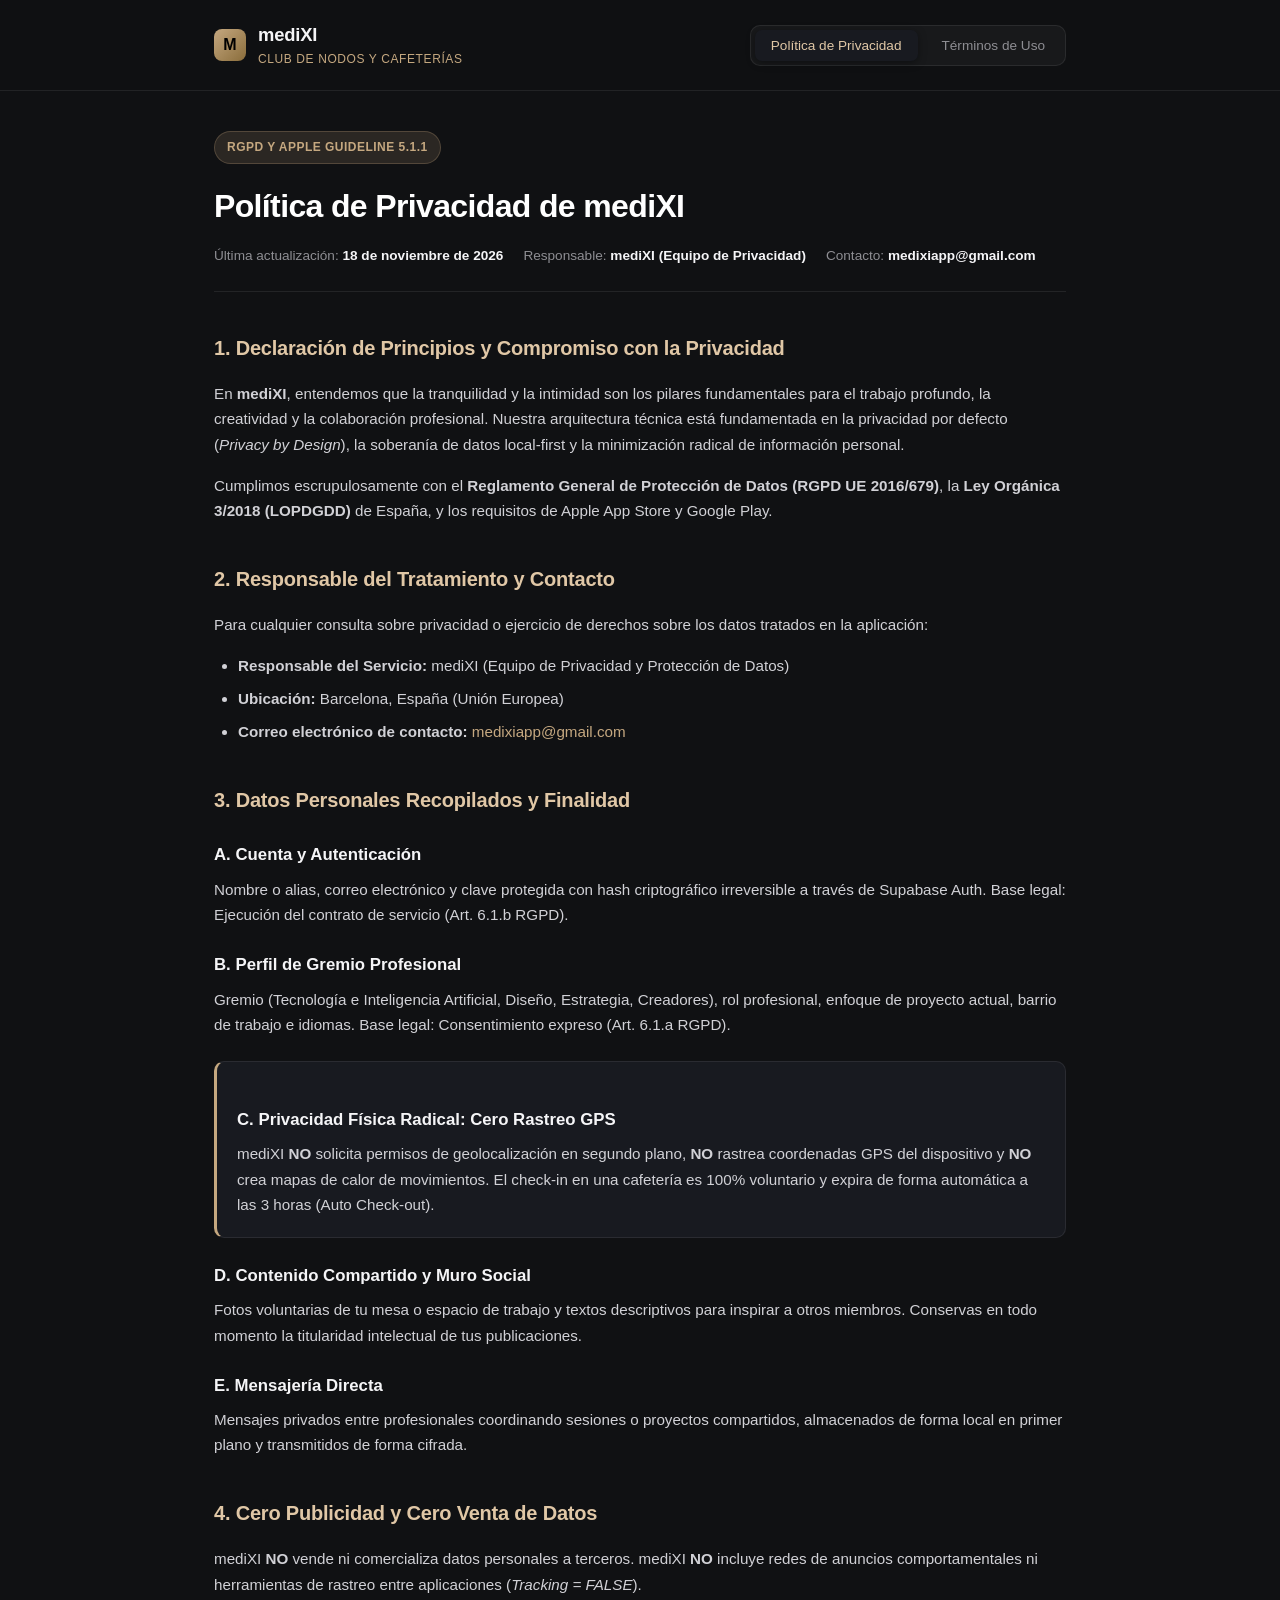
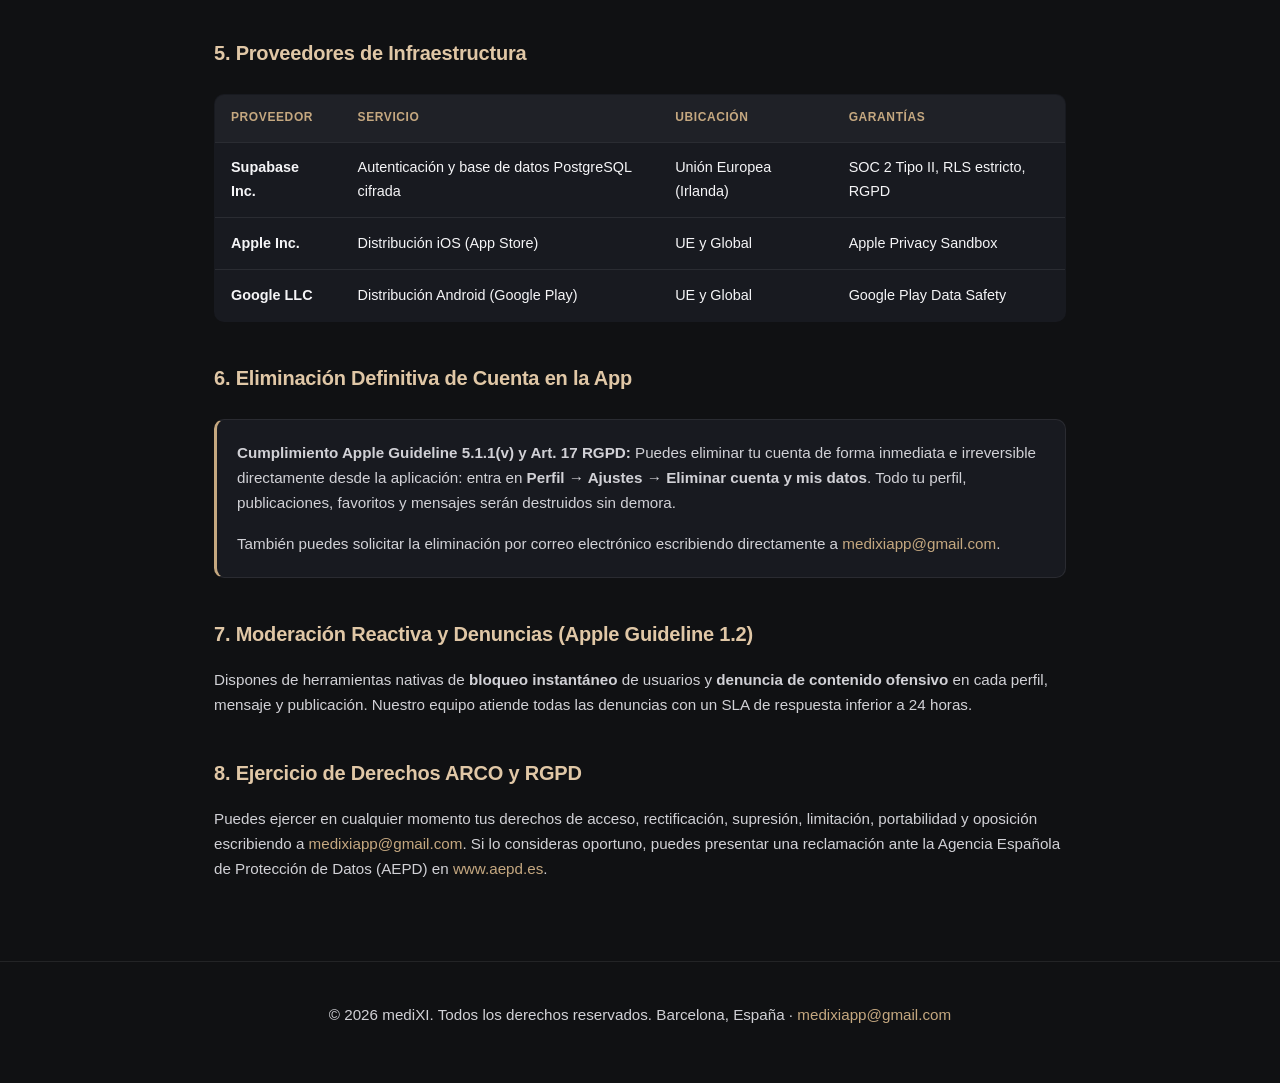
<file: medixi/index.html>
<!DOCTYPE html>
<html lang="es">
<head>
  <meta charset="UTF-8">
  <meta name="viewport" content="width=device-width, initial-scale=1.0">
  <title>mediXI — Centro Legal, Privacidad y Términos de Uso</title>
  <style>
    :root {
      --bg-color: #101113;
      --card-bg: #181A20;
      --border-color: rgba(255, 255, 255, 0.08);
      --gold: #C5A880;
      --gold-light: #E0C7A6;
      --text-main: #F5F5F7;
      --text-muted: #8E8E93;
      --accent-badge: rgba(197, 168, 128, 0.15);
      --font-family: -apple-system, BlinkMacSystemFont, "SF Pro Display", "SF Pro Text", "Segoe UI", Roboto, Helvetica, Arial, sans-serif;
    }

    * {
      box-sizing: border-box;
      margin: 0;
      padding: 0;
    }

    body {
      background-color: var(--bg-color);
      color: var(--text-main);
      font-family: var(--font-family);
      line-height: 1.65;
      -webkit-font-smoothing: antialiased;
      padding: 0;
      margin: 0;
    }

    /* VISTA DE CONFIRMACIÓN DE CORREO (CUANDO VIENE DE SUPABASE AUTH) */
    #verified-screen {
      display: none;
      min-height: 100vh;
      align-items: center;
      justify-content: center;
      padding: 2rem 1.5rem;
    }

    body.is-verified #verified-screen {
      display: flex;
    }

    body.is-verified #legal-header,
    body.is-verified #legal-main,
    body.is-verified #legal-footer {
      display: none;
    }

    .verified-card {
      max-width: 440px;
      width: 100%;
      background: var(--card-bg);
      border: 1px solid rgba(197, 168, 128, 0.25);
      border-radius: 20px;
      padding: 2.5rem 2rem;
      text-align: center;
      box-shadow: 0 20px 50px rgba(0, 0, 0, 0.6);
      animation: fadeIn 0.35s ease;
    }

    .verified-icon {
      width: 64px;
      height: 64px;
      margin: 0 auto 1.25rem;
      border-radius: 50%;
      background: rgba(197, 168, 128, 0.12);
      border: 1.5px solid rgba(197, 168, 128, 0.4);
      display: flex;
      align-items: center;
      justify-content: center;
      color: var(--gold);
      font-size: 1.75rem;
    }

    .verified-title {
      font-size: 1.5rem;
      font-weight: 700;
      color: #FFFFFF;
      margin-bottom: 0.65rem;
      letter-spacing: -0.02em;
    }

    .verified-text {
      font-size: 0.95rem;
      color: #D1D1D6;
      margin-bottom: 1.75rem;
      line-height: 1.55;
    }

    .verified-badge {
      display: inline-block;
      background: rgba(255, 255, 255, 0.04);
      border: 1px solid var(--border-color);
      color: var(--gold-light);
      padding: 0.65rem 1.25rem;
      border-radius: 12px;
      font-size: 0.85rem;
      font-weight: 600;
      margin-bottom: 1.75rem;
    }

    .verified-footer-links {
      border-top: 1px solid var(--border-color);
      padding-top: 1.25rem;
      font-size: 0.78rem;
      color: var(--text-muted);
      display: flex;
      justify-content: center;
      gap: 1rem;
    }

    .verified-footer-links button {
      background: none;
      border: none;
      color: var(--text-muted);
      font-size: 0.78rem;
      cursor: pointer;
      text-decoration: underline;
      padding: 0;
    }

    .verified-footer-links button:hover {
      color: var(--gold-light);
    }

    header {
      border-bottom: 1px solid var(--border-color);
      background: rgba(16, 17, 19, 0.85);
      backdrop-filter: blur(20px);
      -webkit-backdrop-filter: blur(20px);
      position: sticky;
      top: 0;
      z-index: 100;
    }

    .header-container {
      max-width: 900px;
      margin: 0 auto;
      padding: 1.25rem 1.5rem;
      display: flex;
      justify-content: space-between;
      align-items: center;
    }

    .brand {
      display: flex;
      align-items: center;
      gap: 0.75rem;
    }

    .brand-logo {
      width: 32px;
      height: 32px;
      background: linear-gradient(135deg, var(--gold), #8A6D3B);
      border-radius: 8px;
      display: flex;
      align-items: center;
      justify-content: center;
      color: #000;
      font-weight: 700;
      font-size: 1rem;
    }

    .brand-title {
      font-size: 1.15rem;
      font-weight: 600;
      letter-spacing: -0.01em;
      color: var(--text-main);
    }

    .brand-subtitle {
      font-size: 0.75rem;
      color: var(--gold);
      letter-spacing: 0.05em;
      text-transform: uppercase;
    }

    .tabs {
      display: flex;
      gap: 0.5rem;
      background: rgba(255, 255, 255, 0.04);
      padding: 4px;
      border-radius: 10px;
      border: 1px solid var(--border-color);
    }

    .tab-btn {
      background: transparent;
      border: none;
      color: var(--text-muted);
      padding: 0.5rem 1rem;
      border-radius: 7px;
      font-size: 0.85rem;
      font-weight: 500;
      cursor: pointer;
      transition: all 0.2s ease;
    }

    .tab-btn:hover {
      color: var(--text-main);
    }

    .tab-btn.active {
      background: var(--card-bg);
      color: var(--gold-light);
      box-shadow: 0 2px 8px rgba(0, 0, 0, 0.4);
    }

    main {
      max-width: 900px;
      margin: 2.5rem auto 5rem;
      padding: 0 1.5rem;
    }

    .doc-section {
      display: none;
      animation: fadeIn 0.3s ease;
    }

    .doc-section.active {
      display: block;
    }

    @keyframes fadeIn {
      from { opacity: 0; transform: translateY(6px); }
      to { opacity: 1; transform: translateY(0); }
    }

    .doc-header {
      margin-bottom: 2.5rem;
      border-bottom: 1px solid var(--border-color);
      padding-bottom: 1.5rem;
    }

    .badge {
      display: inline-block;
      background: var(--accent-badge);
      color: var(--gold);
      font-size: 0.75rem;
      font-weight: 600;
      padding: 0.35rem 0.75rem;
      border-radius: 999px;
      margin-bottom: 1rem;
      letter-spacing: 0.04em;
      text-transform: uppercase;
      border: 1px solid rgba(197, 168, 128, 0.25);
    }

    h1 {
      font-size: 2rem;
      font-weight: 700;
      letter-spacing: -0.02em;
      margin-bottom: 0.75rem;
      color: #FFFFFF;
    }

    .meta-bar {
      display: flex;
      flex-wrap: wrap;
      gap: 1.25rem;
      font-size: 0.85rem;
      color: var(--text-muted);
    }

    .meta-item strong {
      color: var(--text-main);
    }

    h2 {
      font-size: 1.25rem;
      font-weight: 600;
      color: var(--gold-light);
      margin: 2.5rem 0 1rem;
      letter-spacing: -0.01em;
      display: flex;
      align-items: center;
      gap: 0.5rem;
    }

    h3 {
      font-size: 1.05rem;
      font-weight: 600;
      color: var(--text-main);
      margin: 1.5rem 0 0.5rem;
    }

    p {
      margin-bottom: 1rem;
      color: #D1D1D6;
      font-size: 0.95rem;
    }

    ul, ol {
      margin: 0.75rem 0 1.25rem 1.5rem;
      color: #D1D1D6;
      font-size: 0.95rem;
    }

    li {
      margin-bottom: 0.5rem;
    }

    .callout {
      background: var(--card-bg);
      border: 1px solid var(--border-color);
      border-left: 3px solid var(--gold);
      border-radius: 10px;
      padding: 1.25rem;
      margin: 1.5rem 0;
    }

    .callout p:last-child {
      margin-bottom: 0;
    }

    table {
      width: 100%;
      border-collapse: collapse;
      margin: 1.5rem 0;
      background: var(--card-bg);
      border-radius: 10px;
      overflow: hidden;
      border: 1px solid var(--border-color);
      font-size: 0.9rem;
    }

    th, td {
      padding: 0.85rem 1rem;
      text-align: left;
      border-bottom: 1px solid var(--border-color);
    }

    th {
      background: rgba(255, 255, 255, 0.03);
      color: var(--gold);
      font-weight: 600;
      text-transform: uppercase;
      font-size: 0.75rem;
      letter-spacing: 0.05em;
    }

    tr:last-child td {
      border-bottom: none;
    }

    a {
      color: var(--gold);
      text-decoration: none;
      transition: color 0.15s ease;
    }

    a:hover {
      color: var(--gold-light);
      text-decoration: underline;
    }

    footer {
      border-top: 1px solid var(--border-color);
      padding: 2.5rem 1.5rem;
      text-align: center;
      font-size: 0.85rem;
      color: var(--text-muted);
    }

    @media (max-width: 680px) {
      .header-container {
        flex-direction: column;
        gap: 1rem;
        align-items: flex-start;
      }
      .tabs {
        width: 100%;
      }
      .tab-btn {
        flex: 1;
        text-align: center;
      }
      h1 {
        font-size: 1.6rem;
      }
    }
  </style>
</head>
<body>

  <!-- PANTALLA LIMPIA DE CORREO VERIFICADO -->
  <section id="verified-screen">
    <div class="verified-card">
      <div class="verified-icon">&#10003;</div>
      <h1 class="verified-title">Correo verificado</h1>
      <p class="verified-text">
        Tu cuenta de <strong>mediXI</strong> está activa. Ya puedes cerrar esta ventana, volver a la aplicación e iniciar sesión con tu correo y contraseña.
      </p>
      <div class="verified-badge">Abre la app mediXI en tu móvil</div>
      <div class="verified-footer-links">
        <button type="button" onclick="openLegalSection('privacy')">Política de Privacidad</button>
        <span>•</span>
        <button type="button" onclick="openLegalSection('terms')">Términos de Uso</button>
      </div>
    </div>
  </section>

  <header id="legal-header">
    <div class="header-container">
      <div class="brand">
        <div class="brand-logo">M</div>
        <div>
          <div class="brand-title">mediXI</div>
          <div class="brand-subtitle">Club de Nodos y Cafeterías</div>
        </div>
      </div>
      <nav class="tabs">
        <button class="tab-btn active" onclick="switchTab('privacy')">Política de Privacidad</button>
        <button class="tab-btn" onclick="switchTab('terms')">Términos de Uso</button>
      </nav>
    </div>
  </header>

  <main id="legal-main">
    <!-- TAB 1: POLITICA DE PRIVACIDAD -->
    <article id="privacy" class="doc-section active">
      <div class="doc-header">
        <span class="badge">RGPD y Apple Guideline 5.1.1</span>
        <h1>Política de Privacidad de mediXI</h1>
        <div class="meta-bar">
          <div class="meta-item">Última actualización: <strong>18 de noviembre de 2026</strong></div>
          <div class="meta-item">Responsable: <strong>mediXI (Equipo de Privacidad)</strong></div>
          <div class="meta-item">Contacto: <strong>medixiapp@gmail.com</strong></div>
        </div>
      </div>

      <h2>1. Declaración de Principios y Compromiso con la Privacidad</h2>
      <p>En <strong>mediXI</strong>, entendemos que la tranquilidad y la intimidad son los pilares fundamentales para el trabajo profundo, la creatividad y la colaboración profesional. Nuestra arquitectura técnica está fundamentada en la privacidad por defecto (<em>Privacy by Design</em>), la soberanía de datos local-first y la minimización radical de información personal.</p>
      <p>Cumplimos escrupulosamente con el <strong>Reglamento General de Protección de Datos (RGPD UE 2016/679)</strong>, la <strong>Ley Orgánica 3/2018 (LOPDGDD)</strong> de España, y los requisitos de Apple App Store y Google Play.</p>

      <h2>2. Responsable del Tratamiento y Contacto</h2>
      <p>Para cualquier consulta sobre privacidad o ejercicio de derechos sobre los datos tratados en la aplicación:</p>
      <ul>
        <li><strong>Responsable del Servicio:</strong> mediXI (Equipo de Privacidad y Protección de Datos)</li>
        <li><strong>Ubicación:</strong> Barcelona, España (Unión Europea)</li>
        <li><strong>Correo electrónico de contacto:</strong> <a href="mailto:medixiapp@gmail.com">medixiapp@gmail.com</a></li>
      </ul>

      <h2>3. Datos Personales Recopilados y Finalidad</h2>
      <h3>A. Cuenta y Autenticación</h3>
      <p>Nombre o alias, correo electrónico y clave protegida con hash criptográfico irreversible a través de Supabase Auth. Base legal: Ejecución del contrato de servicio (Art. 6.1.b RGPD).</p>

      <h3>B. Perfil de Gremio Profesional</h3>
      <p>Gremio (Tecnología e Inteligencia Artificial, Diseño, Estrategia, Creadores), rol profesional, enfoque de proyecto actual, barrio de trabajo e idiomas. Base legal: Consentimiento expreso (Art. 6.1.a RGPD).</p>

      <div class="callout">
        <h3>C. Privacidad Física Radical: Cero Rastreo GPS</h3>
        <p>mediXI <strong>NO</strong> solicita permisos de geolocalización en segundo plano, <strong>NO</strong> rastrea coordenadas GPS del dispositivo y <strong>NO</strong> crea mapas de calor de movimientos. El check-in en una cafetería es 100% voluntario y expira de forma automática a las 3 horas (Auto Check-out).</p>
      </div>

      <h3>D. Contenido Compartido y Muro Social</h3>
      <p>Fotos voluntarias de tu mesa o espacio de trabajo y textos descriptivos para inspirar a otros miembros. Conservas en todo momento la titularidad intelectual de tus publicaciones.</p>

      <h3>E. Mensajería Directa</h3>
      <p>Mensajes privados entre profesionales coordinando sesiones o proyectos compartidos, almacenados de forma local en primer plano y transmitidos de forma cifrada.</p>

      <h2>4. Cero Publicidad y Cero Venta de Datos</h2>
      <p>mediXI <strong>NO</strong> vende ni comercializa datos personales a terceros. mediXI <strong>NO</strong> incluye redes de anuncios comportamentales ni herramientas de rastreo entre aplicaciones (<em>Tracking = FALSE</em>).</p>

      <h2>5. Proveedores de Infraestructura</h2>
      <table>
        <thead>
          <tr>
            <th>Proveedor</th>
            <th>Servicio</th>
            <th>Ubicación</th>
            <th>Garantías</th>
          </tr>
        </thead>
        <tbody>
          <tr>
            <td><strong>Supabase Inc.</strong></td>
            <td>Autenticación y base de datos PostgreSQL cifrada</td>
            <td>Unión Europea (Irlanda)</td>
            <td>SOC 2 Tipo II, RLS estricto, RGPD</td>
          </tr>
          <tr>
            <td><strong>Apple Inc.</strong></td>
            <td>Distribución iOS (App Store)</td>
            <td>UE y Global</td>
            <td>Apple Privacy Sandbox</td>
          </tr>
          <tr>
            <td><strong>Google LLC</strong></td>
            <td>Distribución Android (Google Play)</td>
            <td>UE y Global</td>
            <td>Google Play Data Safety</td>
          </tr>
        </tbody>
      </table>

      <h2>6. Eliminación Definitiva de Cuenta en la App</h2>
      <div class="callout">
        <p><strong>Cumplimiento Apple Guideline 5.1.1(v) y Art. 17 RGPD:</strong> Puedes eliminar tu cuenta de forma inmediata e irreversible directamente desde la aplicación: entra en <strong>Perfil → Ajustes → Eliminar cuenta y mis datos</strong>. Todo tu perfil, publicaciones, favoritos y mensajes serán destruidos sin demora.</p>
        <p style="margin-top: 0.5rem;">También puedes solicitar la eliminación por correo electrónico escribiendo directamente a <a href="mailto:medixiapp@gmail.com">medixiapp@gmail.com</a>.</p>
      </div>

      <h2>7. Moderación Reactiva y Denuncias (Apple Guideline 1.2)</h2>
      <p>Dispones de herramientas nativas de <strong>bloqueo instantáneo</strong> de usuarios y <strong>denuncia de contenido ofensivo</strong> en cada perfil, mensaje y publicación. Nuestro equipo atiende todas las denuncias con un SLA de respuesta inferior a 24 horas.</p>

      <h2>8. Ejercicio de Derechos ARCO y RGPD</h2>
      <p>Puedes ejercer en cualquier momento tus derechos de acceso, rectificación, supresión, limitación, portabilidad y oposición escribiendo a <a href="mailto:medixiapp@gmail.com">medixiapp@gmail.com</a>. Si lo consideras oportuno, puedes presentar una reclamación ante la Agencia Española de Protección de Datos (AEPD) en <a href="https://www.aepd.es" target="_blank" rel="noopener">www.aepd.es</a>.</p>
    </article>

    <!-- TAB 2: TERMINOS DE USO -->
    <article id="terms" class="doc-section">
      <div class="doc-header">
        <span class="badge">Condiciones de Servicio y Convivencia</span>
        <h1>Términos de Uso de mediXI</h1>
        <div class="meta-bar">
          <div class="meta-item">Última actualización: <strong>18 de noviembre de 2026</strong></div>
          <div class="meta-item">Servicio: <strong>mediXI</strong></div>
          <div class="meta-item">Contacto: <strong>medixiapp@gmail.com</strong></div>
        </div>
      </div>

      <h2>1. Aceptación de los Términos</h2>
      <p>Al descargar o utilizar la aplicación móvil mediXI, aceptas expresamente cumplir estos Términos de Uso y nuestra Política de Privacidad. Si no estás de acuerdo con alguna cláusula, no debes utilizar la aplicación.</p>

      <h2>2. Descripción del Servicio</h2>
      <p>mediXI es un club y directorio tecnológico que conecta a profesionales independientes, nómadas digitales y creadores con cafeterías de especialidad seleccionadas (Nodos de Gremio) para facilitar el trabajo individual y la colaboración interdisciplinar (Efecto Medici).</p>

      <div class="callout">
        <h2>3. Tolerancia Cero frente a Contenidos Ofensivos (Apple Guideline 1.2)</h2>
        <p>Queda terminantemente prohibido publicar o comunicar cualquier contenido que resulte ofensivo, difamatorio, acosador, discriminatorio, violento, pornográfico o ilícito. mediXI aplica <strong>tolerancia cero</strong>:</p>
        <ul style="margin-top: 0.5rem;">
          <li><strong>Bloqueo inmediato:</strong> Puedes bloquear a cualquier usuario desde su perfil o publicación para ocultar su actividad de inmediato.</li>
          <li><strong>Reporte de infracción:</strong> Puedes reportar publicaciones o conductas inapropiadas con clasificación de motivo.</li>
          <li><strong>SLA de actuación:</strong> El equipo de mediXI revisa e interviene los reportes en menos de 24 horas, expulsando definitivamente a los usuarios infractores.</li>
        </ul>
      </div>

      <h2>4. Normas de Convivencia en Cafeterías (Código de Honor)</h2>
      <ul>
        <li><strong>Consumo responsable:</strong> Ocupar mesas de trabajo en las cafeterías asociadas requiere mantener un consumo regular en el local.</li>
        <li><strong>Respeto al Modo Foco:</strong> Si un miembro activa el Modo Foco, no se le debe interrumpir.</li>
        <li><strong>Auriculares obligatorios:</strong> Las reuniones virtuales y audios deben escucharse exclusivamente a través de auriculares.</li>
        <li><strong>Prohibida la prospección comercial agresiva:</strong> mediXI no es un canal de telemarketing ni de ventas invasivas en mesa.</li>
      </ul>

      <h2>5. Propiedad Intelectual</h2>
      <p>La marca mediXI, su diseño visual Quiet Luxury, la arquitectura de software y el catálogo curado de espacios pertenecen en exclusiva a mediXI. El usuario conserva todos los derechos morales y de autor sobre el material que publique.</p>

      <h2>6. Cancelación y Supresión</h2>
      <p>Puedes darte de baja y borrar tu cuenta en cualquier momento desde <strong>Perfil → Ajustes → Eliminar cuenta y mis datos</strong>. mediXI puede cancelar el acceso a cualquier usuario que vulnere estas normas de convivencia.</p>

      <h2>7. Limitación de Responsabilidad</h2>
      <p>Las cafeterías y espacios recomendados son establecimientos independientes de terceros. mediXI no responde de variaciones de aforo, horarios o conexión WiFi propios de cada local.</p>

      <h2>8. Ley Aplicable y Jurisdicción</h2>
      <p>Estos Términos se rigen por las leyes de España y la Unión Europea. Para dirimir cualquier litigio, las partes se someten a la competencia de los juzgados y tribunales de la ciudad de Barcelona, España.</p>

      <h2>9. Contacto Oficial</h2>
      <p>Para consultas relativas a estos términos, escríbenos a <a href="mailto:medixiapp@gmail.com">medixiapp@gmail.com</a>.</p>
    </article>
  </main>

  <footer id="legal-footer">
    <p>© 2026 mediXI. Todos los derechos reservados. Barcelona, España · <a href="mailto:medixiapp@gmail.com">medixiapp@gmail.com</a></p>
  </footer>

  <script>
    (function checkVerificationRedirect() {
      var hash = window.location.hash || '';
      var search = window.location.search || '';
      var isAuthCallback =
        hash.indexOf('access_token=') !== -1 ||
        hash.indexOf('type=signup') !== -1 ||
        hash.indexOf('type=email') !== -1 ||
        hash.indexOf('type=magiclink') !== -1 ||
        search.indexOf('verified=') !== -1 ||
        search.indexOf('code=') !== -1 ||
        search.indexOf('type=signup') !== -1;

      if (isAuthCallback && search.indexOf('doc=') === -1) {
        document.body.classList.add('is-verified');
        document.title = 'mediXI — Correo verificado';
        if (window.history && window.history.replaceState) {
          window.history.replaceState(null, document.title, window.location.pathname + '?verified=1');
        }
      } else if (search.indexOf('doc=terms') !== -1 || hash === '#terms') {
        switchTab('terms');
      }
    })();

    function openLegalSection(tabId) {
      document.body.classList.remove('is-verified');
      document.title = 'mediXI — Centro Legal, Privacidad y Términos de Uso';
      switchTab(tabId);
    }

    function switchTab(tabId) {
      document.querySelectorAll('.tab-btn').forEach(function(btn) { btn.classList.remove('active'); });
      document.querySelectorAll('.doc-section').forEach(function(sec) { sec.classList.remove('active'); });

      if (tabId === 'privacy') {
        document.querySelectorAll('.tab-btn')[0].classList.add('active');
        document.getElementById('privacy').classList.add('active');
      } else {
        document.querySelectorAll('.tab-btn')[1].classList.add('active');
        document.getElementById('terms').classList.add('active');
      }
      window.scrollTo({ top: 0, behavior: 'smooth' });
    }
  </script>
</body>
</html>
</file>
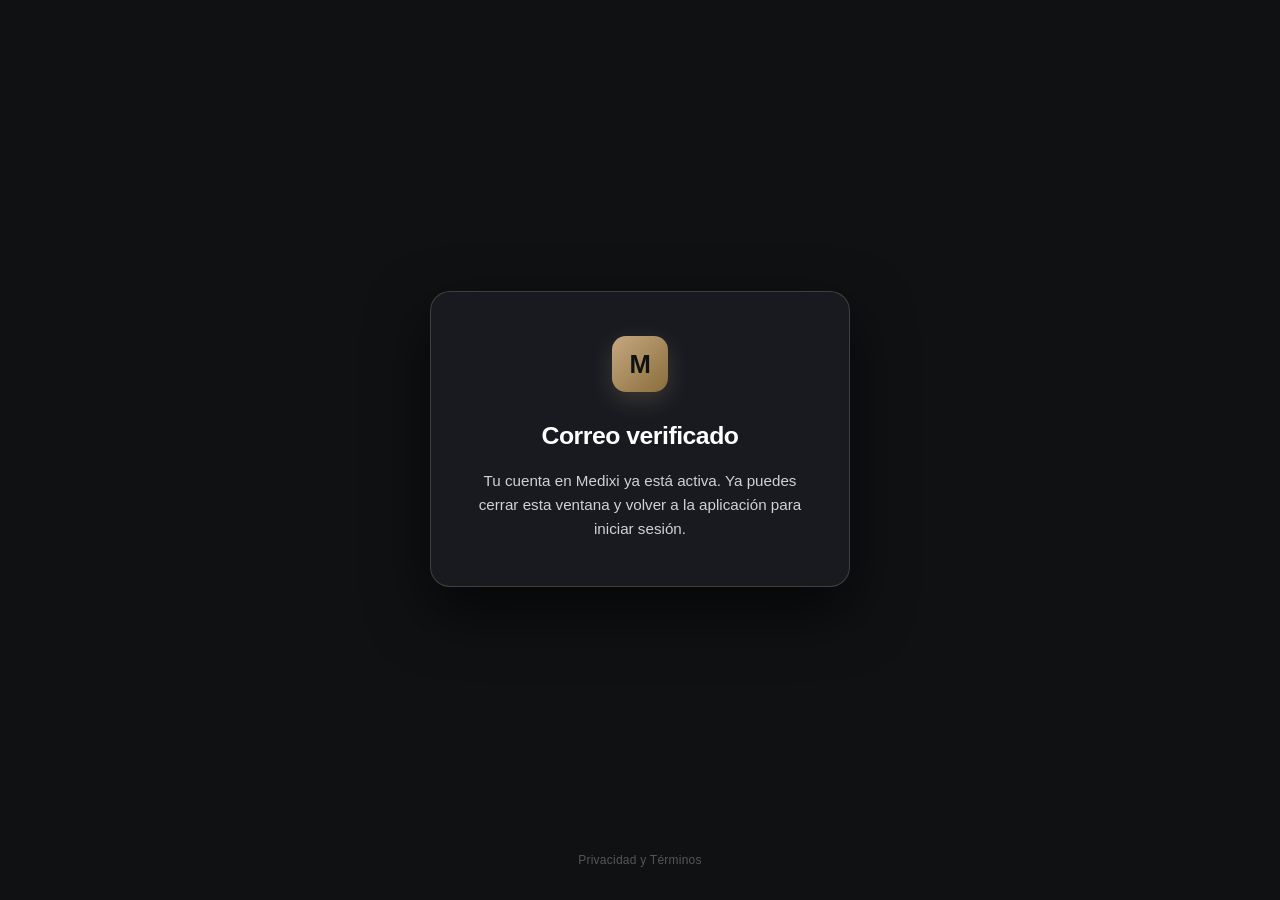
<file: medixi-legal.html>
<!DOCTYPE html>
<html lang="es">
<head>
  <meta charset="UTF-8">
  <meta name="viewport" content="width=device-width, initial-scale=1.0">
  <title>Medixi — Correo verificado</title>
  <style>
    :root {
      --bg-color: #101113;
      --card-bg: #181A20;
      --border-color: rgba(255, 255, 255, 0.08);
      --gold: #C5A880;
      --gold-light: #E0C7A6;
      --text-main: #F5F5F7;
      --text-muted: #8E8E93;
      --accent-badge: rgba(197, 168, 128, 0.15);
      --font-family: -apple-system, BlinkMacSystemFont, "SF Pro Display", "SF Pro Text", "Segoe UI", Roboto, Helvetica, Arial, sans-serif;
    }

    * {
      box-sizing: border-box;
      margin: 0;
      padding: 0;
    }

    body {
      background-color: var(--bg-color);
      color: var(--text-main);
      font-family: var(--font-family);
      line-height: 1.65;
      -webkit-font-smoothing: antialiased;
      padding: 0;
      margin: 0;
    }

    /* VISTA MINIMALISTA DE VERIFICACION (POR DEFECTO) */
    #verified-screen {
      display: flex;
      flex-direction: column;
      min-height: 100vh;
      align-items: center;
      justify-content: space-between;
      padding: 2.5rem 1.5rem 1.75rem;
    }

    body.show-legal #verified-screen {
      display: none;
    }

    #legal-header,
    #legal-main,
    #legal-footer {
      display: none;
    }

    body.show-legal #legal-header,
    body.show-legal #legal-main,
    body.show-legal #legal-footer {
      display: block;
    }

    .verified-spacer {
      height: 1rem;
    }

    .verified-card {
      max-width: 420px;
      width: 100%;
      background: var(--card-bg);
      border: 1px solid rgba(197, 168, 128, 0.25);
      border-radius: 20px;
      padding: 2.75rem 2.25rem;
      text-align: center;
      box-shadow: 0 24px 60px rgba(0, 0, 0, 0.65);
      animation: fadeIn 0.35s ease;
    }

    .verified-logo {
      width: 56px;
      height: 56px;
      margin: 0 auto 1.5rem;
      border-radius: 14px;
      background: linear-gradient(135deg, var(--gold), #8A6D3B);
      display: flex;
      align-items: center;
      justify-content: center;
      color: #101113;
      font-weight: 700;
      font-size: 1.6rem;
      letter-spacing: -0.02em;
      box-shadow: 0 8px 24px rgba(197, 168, 128, 0.22);
    }

    .verified-title {
      font-size: 1.55rem;
      font-weight: 700;
      color: #FFFFFF;
      margin-bottom: 0.75rem;
      letter-spacing: -0.02em;
    }

    .verified-text {
      font-size: 0.95rem;
      color: #D1D1D6;
      line-height: 1.6;
      margin: 0;
    }

    .verified-subtle-footer {
      text-align: center;
      padding-top: 1.5rem;
    }

    .verified-subtle-footer a {
      color: rgba(142, 142, 147, 0.55);
      font-size: 0.75rem;
      text-decoration: none;
      letter-spacing: 0.02em;
      transition: color 0.2s ease;
    }

    .verified-subtle-footer a:hover {
      color: var(--gold);
      text-decoration: underline;
    }

    /* VISTA DEL CENTRO LEGAL (?view=legal) */
    header {
      border-bottom: 1px solid var(--border-color);
      background: rgba(16, 17, 19, 0.85);
      backdrop-filter: blur(20px);
      -webkit-backdrop-filter: blur(20px);
      position: sticky;
      top: 0;
      z-index: 100;
    }

    .header-container {
      max-width: 900px;
      margin: 0 auto;
      padding: 1.25rem 1.5rem;
      display: flex;
      justify-content: space-between;
      align-items: center;
    }

    .brand {
      display: flex;
      align-items: center;
      gap: 0.75rem;
    }

    .brand-logo {
      width: 32px;
      height: 32px;
      background: linear-gradient(135deg, var(--gold), #8A6D3B);
      border-radius: 8px;
      display: flex;
      align-items: center;
      justify-content: center;
      color: #101113;
      font-weight: 700;
      font-size: 1rem;
    }

    .brand-title {
      font-size: 1.15rem;
      font-weight: 600;
      letter-spacing: -0.01em;
      color: var(--text-main);
    }

    .brand-subtitle {
      font-size: 0.75rem;
      color: var(--gold);
      letter-spacing: 0.05em;
      text-transform: uppercase;
    }

    .tabs {
      display: flex;
      gap: 0.5rem;
      background: rgba(255, 255, 255, 0.04);
      padding: 4px;
      border-radius: 10px;
      border: 1px solid var(--border-color);
    }

    .tab-btn {
      background: transparent;
      border: none;
      color: var(--text-muted);
      padding: 0.5rem 1rem;
      border-radius: 7px;
      font-size: 0.85rem;
      font-weight: 500;
      cursor: pointer;
      transition: all 0.2s ease;
    }

    .tab-btn:hover {
      color: var(--text-main);
    }

    .tab-btn.active {
      background: var(--card-bg);
      color: var(--gold-light);
      box-shadow: 0 2px 8px rgba(0, 0, 0, 0.4);
    }

    main {
      max-width: 900px;
      margin: 2.5rem auto 5rem;
      padding: 0 1.5rem;
    }

    .doc-section {
      display: none;
      animation: fadeIn 0.3s ease;
    }

    .doc-section.active {
      display: block;
    }

    @keyframes fadeIn {
      from { opacity: 0; transform: translateY(6px); }
      to { opacity: 1; transform: translateY(0); }
    }

    .doc-header {
      margin-bottom: 2.5rem;
      border-bottom: 1px solid var(--border-color);
      padding-bottom: 1.5rem;
    }

    .badge {
      display: inline-block;
      background: var(--accent-badge);
      color: var(--gold);
      font-size: 0.75rem;
      font-weight: 600;
      padding: 0.35rem 0.75rem;
      border-radius: 999px;
      margin-bottom: 1rem;
      letter-spacing: 0.04em;
      text-transform: uppercase;
      border: 1px solid rgba(197, 168, 128, 0.25);
    }

    h1 {
      font-size: 2rem;
      font-weight: 700;
      letter-spacing: -0.02em;
      margin-bottom: 0.75rem;
      color: #FFFFFF;
    }

    .meta-bar {
      display: flex;
      flex-wrap: wrap;
      gap: 1.25rem;
      font-size: 0.85rem;
      color: var(--text-muted);
    }

    .meta-item strong {
      color: var(--text-main);
    }

    h2 {
      font-size: 1.25rem;
      font-weight: 600;
      color: var(--gold-light);
      margin: 2.5rem 0 1rem;
      letter-spacing: -0.01em;
      display: flex;
      align-items: center;
      gap: 0.5rem;
    }

    h3 {
      font-size: 1.05rem;
      font-weight: 600;
      color: var(--text-main);
      margin: 1.5rem 0 0.5rem;
    }

    p {
      margin-bottom: 1rem;
      color: #D1D1D6;
      font-size: 0.95rem;
    }

    ul, ol {
      margin: 0.75rem 0 1.25rem 1.5rem;
      color: #D1D1D6;
      font-size: 0.95rem;
    }

    li {
      margin-bottom: 0.5rem;
    }

    .callout {
      background: var(--card-bg);
      border: 1px solid var(--border-color);
      border-left: 3px solid var(--gold);
      border-radius: 10px;
      padding: 1.25rem;
      margin: 1.5rem 0;
    }

    .callout p:last-child {
      margin-bottom: 0;
    }

    table {
      width: 100%;
      border-collapse: collapse;
      margin: 1.5rem 0;
      background: var(--card-bg);
      border-radius: 10px;
      overflow: hidden;
      border: 1px solid var(--border-color);
      font-size: 0.9rem;
    }

    th, td {
      padding: 0.85rem 1rem;
      text-align: left;
      border-bottom: 1px solid var(--border-color);
    }

    th {
      background: rgba(255, 255, 255, 0.03);
      color: var(--gold);
      font-weight: 600;
      text-transform: uppercase;
      font-size: 0.75rem;
      letter-spacing: 0.05em;
    }

    tr:last-child td {
      border-bottom: none;
    }

    a {
      color: var(--gold);
      text-decoration: none;
      transition: color 0.15s ease;
    }

    a:hover {
      color: var(--gold-light);
      text-decoration: underline;
    }

    footer {
      border-top: 1px solid var(--border-color);
      padding: 2.5rem 1.5rem;
      text-align: center;
      font-size: 0.85rem;
      color: var(--text-muted);
    }

    @media (max-width: 680px) {
      .header-container {
        flex-direction: column;
        gap: 1rem;
        align-items: flex-start;
      }
      .tabs {
        width: 100%;
      }
      .tab-btn {
        flex: 1;
        text-align: center;
      }
      h1 {
        font-size: 1.6rem;
      }
    }
  </style>
</head>
<body>

  <!-- VISTA MINIMALISTA DE CORREO VERIFICADO (POR DEFECTO) -->
  <section id="verified-screen">
    <div class="verified-spacer"></div>
    <div class="verified-card">
      <div class="verified-logo">M</div>
      <h1 id="verified-heading" class="verified-title">Correo verificado</h1>
      <p class="verified-text">
        Tu cuenta en Medixi ya está activa. Ya puedes cerrar esta ventana y volver a la aplicación para iniciar sesión.
      </p>
    </div>
    <div class="verified-subtle-footer">
      <a href="?view=legal" onclick="showLegalView(); return false;">Privacidad y Términos</a>
    </div>
  </section>

  <!-- CENTRO LEGAL (ACCESIBLE CON ?view=legal) -->
  <header id="legal-header">
    <div class="header-container">
      <div class="brand">
        <div class="brand-logo">M</div>
        <div>
          <div class="brand-title">Medixi</div>
          <div class="brand-subtitle">Club de Nodos y Cafeterías</div>
        </div>
      </div>
      <nav class="tabs">
        <button class="tab-btn active" onclick="switchTab('privacy')">Política de Privacidad</button>
        <button class="tab-btn" onclick="switchTab('terms')">Términos de Uso</button>
      </nav>
    </div>
  </header>

  <main id="legal-main">
    <!-- TAB 1: POLITICA DE PRIVACIDAD -->
    <article id="privacy" class="doc-section active">
      <div class="doc-header">
        <span class="badge">RGPD y Apple Guideline 5.1.1</span>
        <h1>Política de Privacidad de Medixi</h1>
        <div class="meta-bar">
          <div class="meta-item">Última actualización: <strong>18 de noviembre de 2026</strong></div>
          <div class="meta-item">Responsable: <strong>Medixi</strong></div>
          <div class="meta-item">Contacto Oficial: <strong>medixiapp@gmail.com</strong></div>
        </div>
      </div>

      <h2>1. Declaración de Principios y Compromiso con la Privacidad</h2>
      <p>En <strong>Medixi</strong>, entendemos que la tranquilidad y la intimidad son los pilares fundamentales para el trabajo profundo, la creatividad y la colaboración profesional. Nuestra arquitectura técnica está fundamentada en la privacidad por defecto (<em>Privacy by Design</em>), la soberanía de datos local-first y la minimización radical de información personal.</p>
      <p>Cumplimos escrupulosamente con el <strong>Reglamento General de Protección de Datos (RGPD UE 2016/679)</strong>, la <strong>Ley Orgánica 3/2018 (LOPDGDD)</strong> de España, y los requisitos de Apple App Store y Google Play.</p>

      <h2>2. Responsable del Tratamiento y Contacto</h2>
      <p>Para cualquier consulta sobre privacidad o ejercicio de derechos sobre los datos tratados en la aplicación:</p>
      <ul>
        <li><strong>Titular y Responsable:</strong> Medixi</li>
        <li><strong>Ubicación:</strong> Barcelona, España (Unión Europea)</li>
        <li><strong>Correo electrónico oficial:</strong> <a href="mailto:medixiapp@gmail.com">medixiapp@gmail.com</a></li>
      </ul>

      <h2>3. Datos Personales Recopilados y Finalidad</h2>
      <h3>A. Cuenta y Autenticación</h3>
      <p>Nombre o alias, correo electrónico y clave protegida con hash criptográfico irreversible a través de Supabase Auth. Base legal: Ejecución del contrato de servicio (Art. 6.1.b RGPD).</p>

      <h3>B. Perfil de Gremio Profesional</h3>
      <p>Gremio (Tecnología e Inteligencia Artificial, Diseño, Estrategia, Creadores), rol profesional, enfoque de proyecto actual, barrio de trabajo e idiomas. Base legal: Consentimiento expreso (Art. 6.1.a RGPD).</p>

      <div class="callout">
        <h3>C. Privacidad Física Radical: Cero Rastreo GPS</h3>
        <p>Medixi <strong>NO</strong> solicita permisos de geolocalización en segundo plano, <strong>NO</strong> rastrea coordenadas GPS del dispositivo y <strong>NO</strong> crea mapas de calor de movimientos. El check-in en una cafetería es 100% voluntario y expira de forma automática a las 3 horas (Auto Check-out).</p>
      </div>

      <h3>D. Contenido Compartido y Muro Social</h3>
      <p>Fotos voluntarias de tu mesa o espacio de trabajo y textos descriptivos para inspirar a otros miembros. Conservas en todo momento la titularidad intelectual de tus publicaciones.</p>

      <h3>E. Mensajería Directa</h3>
      <p>Mensajes privados entre profesionales coordinando sesiones o proyectos compartidos, almacenados de forma local en primer plano y transmitidos de forma cifrada.</p>

      <h2>4. Cero Publicidad y Cero Venta de Datos</h2>
      <p>Medixi <strong>NO</strong> vende ni comercializa datos personales a terceros. Medixi <strong>NO</strong> incluye redes de anuncios comportamentales ni herramientas de rastreo entre aplicaciones (<em>Tracking = FALSE</em>).</p>

      <h2>5. Proveedores de Infraestructura</h2>
      <table>
        <thead>
          <tr>
            <th>Proveedor</th>
            <th>Servicio</th>
            <th>Ubicación</th>
            <th>Garantías</th>
          </tr>
        </thead>
        <tbody>
          <tr>
            <td><strong>Supabase Inc.</strong></td>
            <td>Autenticación y base de datos PostgreSQL cifrada</td>
            <td>Unión Europea (Irlanda)</td>
            <td>SOC 2 Tipo II, RLS estricto, RGPD</td>
          </tr>
          <tr>
            <td><strong>Apple Inc.</strong></td>
            <td>Distribución iOS (App Store)</td>
            <td>UE y Global</td>
            <td>Apple Privacy Sandbox</td>
          </tr>
          <tr>
            <td><strong>Google LLC</strong></td>
            <td>Distribución Android (Google Play)</td>
            <td>UE y Global</td>
            <td>Google Play Data Safety</td>
          </tr>
        </tbody>
      </table>

      <h2>6. Eliminación Definitiva de Cuenta en la App</h2>
      <div class="callout">
        <p><strong>Cumplimiento Apple Guideline 5.1.1(v) y Art. 17 RGPD:</strong> Puedes eliminar tu cuenta de forma inmediata e irreversible directamente desde la aplicación: entra en <strong>Perfil → Ajustes → Eliminar cuenta y mis datos</strong>. Todo tu perfil, publicaciones, favoritos y mensajes serán destruidos sin demora.</p>
        <p style="margin-top: 0.5rem;">También puedes solicitar la eliminación por correo electrónico escribiendo directamente a <a href="mailto:medixiapp@gmail.com">medixiapp@gmail.com</a>.</p>
      </div>

      <h2>7. Moderación Reactiva y Denuncias (Apple Guideline 1.2)</h2>
      <p>Dispones de herramientas nativas de <strong>bloqueo instantáneo</strong> de usuarios y <strong>denuncia de contenido ofensivo</strong> en cada perfil, mensaje y publicación. Nuestro equipo atiende todas las denuncias con un SLA de respuesta inferior a 24 horas.</p>

      <h2>8. Ejercicio de Derechos ARCO y RGPD</h2>
      <p>Puedes ejercer en cualquier momento tus derechos de acceso, rectificación, supresión, limitación, portabilidad y oposición escribiendo a <a href="mailto:medixiapp@gmail.com">medixiapp@gmail.com</a>. Si lo consideras oportuno, puedes presentar una reclamación ante la Agencia Española de Protección de Datos (AEPD) en <a href="https://www.aepd.es" target="_blank" rel="noopener">www.aepd.es</a>.</p>
    </article>

    <!-- TAB 2: TERMINOS DE USO -->
    <article id="terms" class="doc-section">
      <div class="doc-header">
        <span class="badge">Condiciones de Servicio y Convivencia</span>
        <h1>Términos de Uso de Medixi</h1>
        <div class="meta-bar">
          <div class="meta-item">Última actualización: <strong>18 de noviembre de 2026</strong></div>
          <div class="meta-item">Titular: <strong>Medixi</strong></div>
          <div class="meta-item">Contacto Oficial: <strong>medixiapp@gmail.com</strong></div>
        </div>
      </div>

      <h2>1. Aceptación de los Términos</h2>
      <p>Al descargar o utilizar la aplicación móvil Medixi, aceptas expresamente cumplir estos Términos de Uso y nuestra Política de Privacidad. Si no estás de acuerdo con alguna cláusula, no debes utilizar la aplicación.</p>

      <h2>2. Descripción del Servicio</h2>
      <p>Medixi es un club y directorio tecnológico que conecta a profesionales independientes, nómadas digitales y creadores con cafeterías de especialidad seleccionadas (Nodos de Gremio) para facilitar el trabajo individual y la colaboración interdisciplinar (Efecto Medici).</p>

      <div class="callout">
        <h2>3. Tolerancia Cero frente a Contenidos Ofensivos (Apple Guideline 1.2)</h2>
        <p>Queda terminantemente prohibido publicar o comunicar cualquier contenido que resulte ofensivo, difamatorio, acosador, discriminatorio, violento, pornográfico o ilícito. Medixi aplica <strong>tolerancia cero</strong>:</p>
        <ul style="margin-top: 0.5rem;">
          <li><strong>Bloqueo inmediato:</strong> Puedes bloquear a cualquier usuario desde su perfil o publicación para ocultar su actividad de inmediato.</li>
          <li><strong>Reporte de infracción:</strong> Puedes reportar publicaciones o conductas inapropiadas con clasificación de motivo.</li>
          <li><strong>SLA de actuación:</strong> El equipo de Medixi revisa e interviene los reportes en menos de 24 horas, expulsando definitivamente a los usuarios infractores.</li>
        </ul>
      </div>

      <h2>4. Normas de Convivencia en Cafeterías (Código de Honor)</h2>
      <ul>
        <li><strong>Consumo responsable:</strong> Ocupar mesas de trabajo en las cafeterías asociadas requiere mantener un consumo regular en el local.</li>
        <li><strong>Respeto al Modo Foco:</strong> Si un miembro activa el Modo Foco, no se le debe interrumpir.</li>
        <li><strong>Auriculares obligatorios:</strong> Las reuniones virtuales y audios deben escucharse exclusivamente a través de auriculares.</li>
        <li><strong>Prohibida la prospección comercial agresiva:</strong> Medixi no es un canal de telemarketing ni de ventas invasivas en mesa.</li>
      </ul>

      <h2>5. Propiedad Intelectual</h2>
      <p>La marca Medixi, su diseño visual Quiet Luxury, la arquitectura de software y el catálogo curado de espacios pertenecen en exclusiva a Medixi. El usuario conserva todos los derechos morales y de autor sobre el material que publique.</p>

      <h2>6. Cancelación y Supresión</h2>
      <p>Puedes darte de baja y borrar tu cuenta en cualquier momento desde <strong>Perfil → Ajustes → Eliminar cuenta y mis datos</strong>. Medixi puede cancelar el acceso a cualquier usuario que vulnere estas normas de convivencia.</p>

      <h2>7. Limitación de Responsabilidad</h2>
      <p>Las cafeterías y espacios recomendados son establecimientos independientes de terceros. Medixi no responde de variaciones de aforo, horarios o conexión WiFi propios de cada local.</p>

      <h2>8. Ley Aplicable y Jurisdicción</h2>
      <p>Estos Términos se rigen por las leyes de España y la Unión Europea. Para dirimir cualquier litigio, las partes se someten a la competencia de los juzgados y tribunales de la ciudad de Barcelona, España.</p>

      <h2>9. Contacto Oficial</h2>
      <p>Para consultas relativas a estos términos, escríbenos a <a href="mailto:medixiapp@gmail.com">medixiapp@gmail.com</a>.</p>
    </article>
  </main>

  <footer id="legal-footer">
    <p>© 2026 Medixi. Todos los derechos reservados. Barcelona, España · <a href="mailto:medixiapp@gmail.com">medixiapp@gmail.com</a></p>
  </footer>

  <script>
    function showLegalView(tabId) {
      document.body.classList.add('show-legal');
      document.title = 'Medixi — Centro Legal, Privacidad y Términos de Uso';
      switchTab(tabId === 'terms' ? 'terms' : 'privacy');
      if (window.history && window.history.replaceState) {
        var param = tabId === 'terms' ? '?view=legal&tab=terms' : '?view=legal';
        window.history.replaceState(null, document.title, window.location.pathname + param);
      }
    }

    function switchTab(tabId) {
      document.querySelectorAll('.tab-btn').forEach(function(btn) { btn.classList.remove('active'); });
      document.querySelectorAll('.doc-section').forEach(function(sec) { sec.classList.remove('active'); });

      if (tabId === 'privacy') {
        document.querySelectorAll('.tab-btn')[0].classList.add('active');
        document.getElementById('privacy').classList.add('active');
      } else {
        document.querySelectorAll('.tab-btn')[1].classList.add('active');
        document.getElementById('terms').classList.add('active');
      }
      window.scrollTo({ top: 0, behavior: 'smooth' });
    }

    (function initView() {
      var hash = window.location.hash || '';
      var search = window.location.search || '';
      var isRecovery = hash.indexOf('type=recovery') !== -1 || search.indexOf('type=recovery') !== -1;

      if (isRecovery) {
        var heading = document.getElementById('verified-heading');
        if (heading) heading.textContent = 'Sesión verificada';
        document.title = 'Medixi — Sesión verificada';
      }

      var wantsTerms =
        search.indexOf('tab=terms') !== -1 ||
        search.indexOf('doc=terms') !== -1 ||
        hash === '#terms';

      var wantsLegal =
        search.indexOf('view=legal') !== -1 ||
        search.indexOf('doc=privacy') !== -1 ||
        hash === '#privacy' ||
        wantsTerms;

      if (wantsLegal) {
        showLegalView(wantsTerms ? 'terms' : 'privacy');
      } else if (hash.indexOf('access_token=') !== -1 || search.indexOf('code=') !== -1) {
        if (window.history && window.history.replaceState) {
          window.history.replaceState(null, document.title, window.location.pathname);
        }
      }
    })();
  </script>
</body>
</html>
</file>
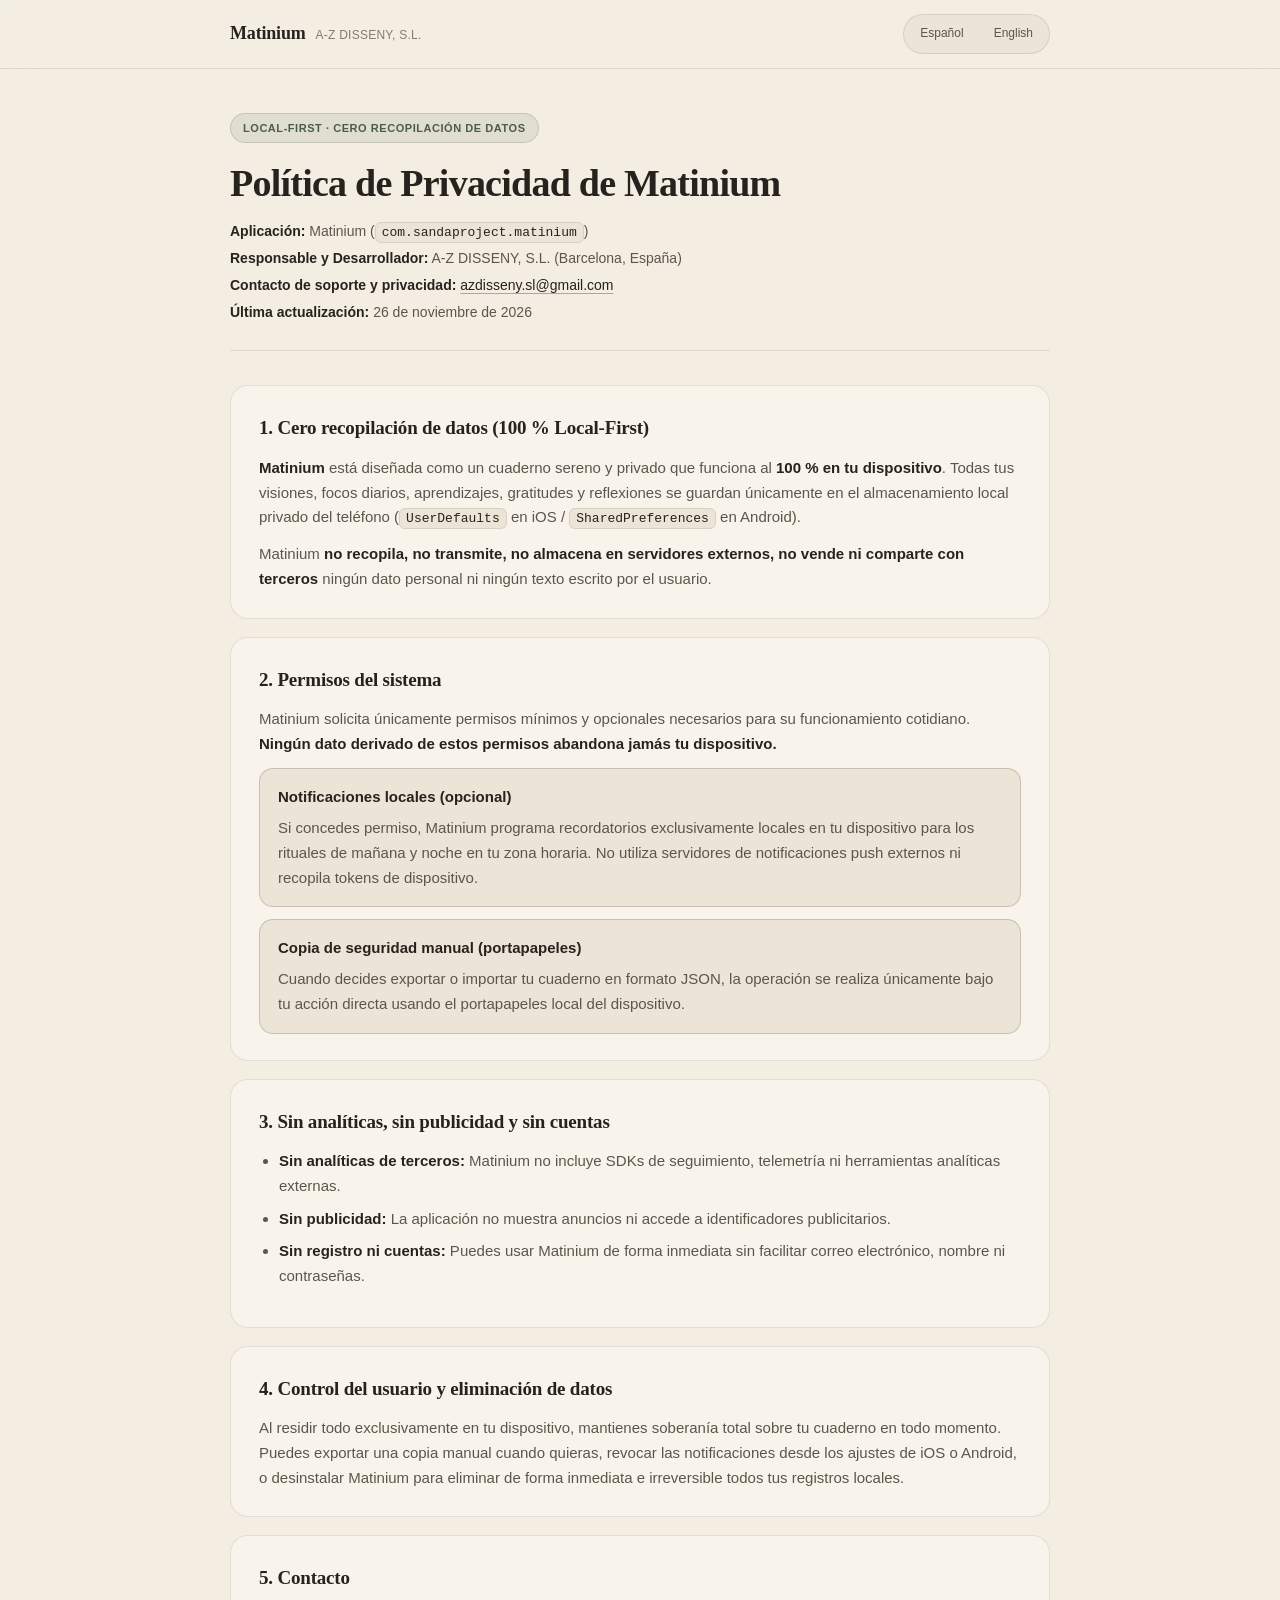
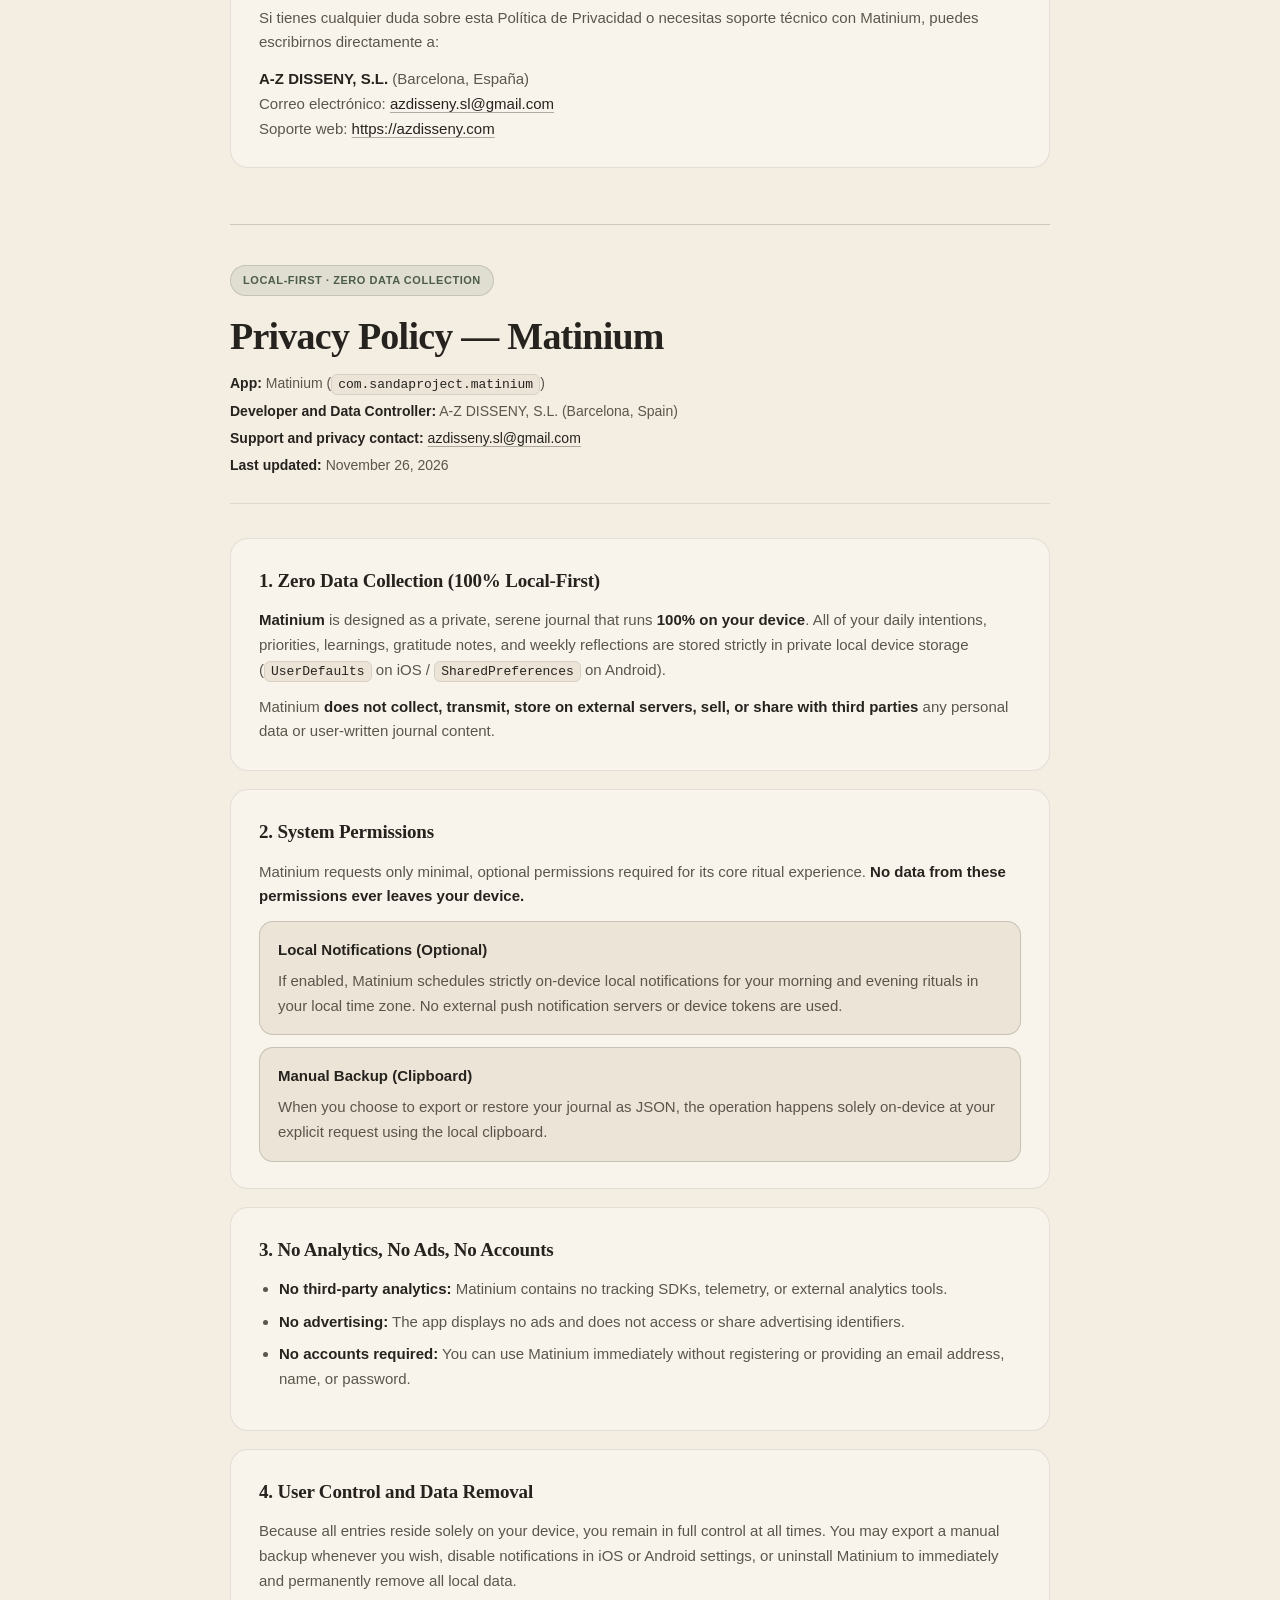
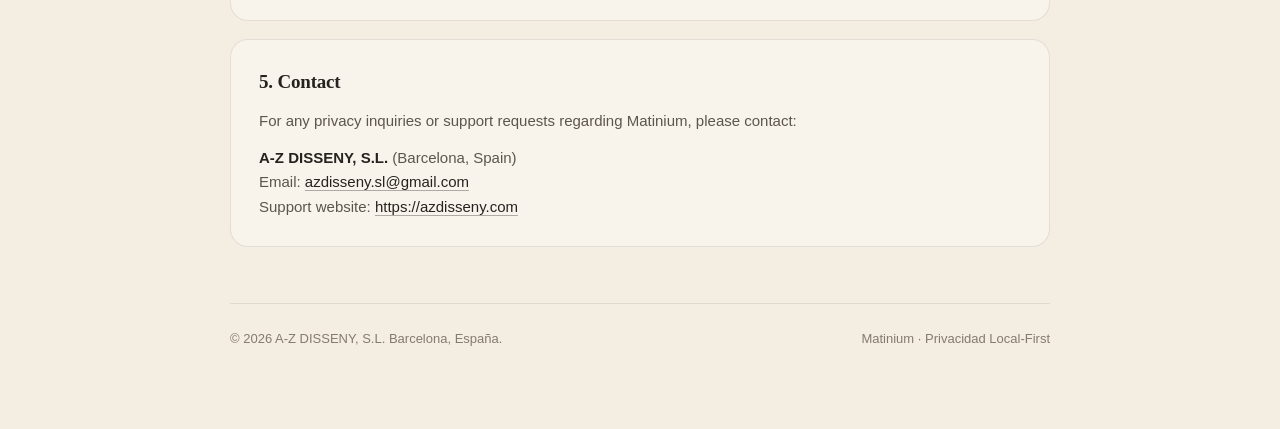
<file: privacidad-matinium.html>
<!DOCTYPE html>
<html lang="es">
<head>
  <meta charset="UTF-8">
  <meta name="viewport" content="width=device-width, initial-scale=1.0">
  <title>Política de Privacidad — Matinium | A-Z DISSENY, S.L.</title>
  <meta name="description" content="Política de Privacidad oficial de Matinium. Funcionamiento 100 % local en tu dispositivo, cero recopilación de datos, sin analíticas, sin cuentas ni publicidad.">
  <meta name="theme-color" content="#F3EDE2">
  <style>
    :root {
      --bg: #F3EDE2;
      --surface: #ECE4D6;
      --card: #F8F4EC;
      --border: rgba(38, 35, 31, 0.10);
      --border-strong: rgba(38, 35, 31, 0.18);
      --text-primary: #26231F;
      --text-secondary: #5C554B;
      --text-muted: #847B6F;
      --accent: #6F8069;
      --badge-bg: rgba(111, 128, 105, 0.14);
      --badge-text: #4C5D46;
    }

    * {
      box-sizing: border-box;
      margin: 0;
      padding: 0;
    }

    html {
      scroll-behavior: smooth;
    }

    body {
      background-color: var(--bg);
      color: var(--text-primary);
      font-family: -apple-system, BlinkMacSystemFont, "SF Pro Text", "Segoe UI", Roboto, sans-serif;
      line-height: 1.65;
      -webkit-font-smoothing: antialiased;
      padding: 0 20px 80px;
    }

    .topbar {
      position: sticky;
      top: 0;
      z-index: 50;
      margin: 0 -20px 44px;
      padding: 14px 20px;
      background: rgba(243, 237, 226, 0.86);
      backdrop-filter: blur(16px);
      -webkit-backdrop-filter: blur(16px);
      border-bottom: 1px solid var(--border);
    }

    .topbar-inner {
      max-width: 820px;
      margin: 0 auto;
      display: flex;
      align-items: center;
      justify-content: space-between;
      gap: 16px;
    }

    .brand {
      display: flex;
      align-items: baseline;
      gap: 10px;
    }

    .brand-name {
      font-family: Georgia, "Times New Roman", serif;
      font-size: 18px;
      font-weight: 600;
      letter-spacing: -0.01em;
      color: var(--text-primary);
    }

    .brand-tag {
      font-size: 12px;
      color: var(--text-muted);
      letter-spacing: 0.02em;
    }

    .lang-nav {
      display: flex;
      gap: 6px;
      background: var(--surface);
      padding: 4px;
      border-radius: 999px;
      border: 1px solid var(--border);
    }

    .lang-nav a {
      text-decoration: none;
      color: var(--text-secondary);
      font-size: 12px;
      font-weight: 500;
      padding: 5px 12px;
      border-radius: 999px;
      transition: background 0.2s ease, color 0.2s ease;
    }

    .lang-nav a:hover {
      background: var(--card);
      color: var(--text-primary);
    }

    .container {
      max-width: 820px;
      margin: 0 auto;
    }

    header.hero {
      margin-bottom: 34px;
      padding-bottom: 26px;
      border-bottom: 1px solid var(--border);
    }

    .badge {
      display: inline-flex;
      align-items: center;
      gap: 8px;
      background: var(--badge-bg);
      color: var(--badge-text);
      border: 1px solid rgba(111, 128, 105, 0.26);
      font-size: 11px;
      font-weight: 600;
      padding: 5px 12px;
      border-radius: 999px;
      letter-spacing: 0.05em;
      text-transform: uppercase;
      margin-bottom: 18px;
    }

    h1 {
      font-family: Georgia, "Times New Roman", serif;
      font-size: clamp(28px, 4.5vw, 38px);
      font-weight: 600;
      letter-spacing: -0.02em;
      line-height: 1.18;
      margin-bottom: 14px;
      color: var(--text-primary);
    }

    .meta {
      color: var(--text-secondary);
      font-size: 14px;
      display: grid;
      gap: 4px;
    }

    .meta strong {
      color: var(--text-primary);
      font-weight: 600;
    }

    .card {
      background: var(--card);
      border: 1px solid var(--border);
      border-radius: 18px;
      padding: 26px 28px;
      margin-bottom: 18px;
    }

    h2 {
      font-family: Georgia, "Times New Roman", serif;
      font-size: 19px;
      font-weight: 600;
      letter-spacing: -0.01em;
      margin-bottom: 12px;
      color: var(--text-primary);
    }

    p {
      color: var(--text-secondary);
      font-size: 15px;
      margin-bottom: 12px;
    }

    p:last-child {
      margin-bottom: 0;
    }

    strong {
      color: var(--text-primary);
      font-weight: 600;
    }

    ul {
      margin: 10px 0 12px 20px;
      color: var(--text-secondary);
      font-size: 15px;
    }

    li {
      margin-bottom: 8px;
    }

    li:last-child {
      margin-bottom: 0;
    }

    code {
      font-family: Menlo, ui-monospace, SFMono-Regular, Monaco, Consolas, monospace;
      font-size: 13px;
      color: var(--text-primary);
      background: var(--surface);
      border: 1px solid var(--border);
      padding: 2px 6px;
      border-radius: 6px;
    }

    .highlight-box {
      background: var(--surface);
      border: 1px solid var(--border-strong);
      border-radius: 14px;
      padding: 16px 18px;
      margin-top: 12px;
    }

    .highlight-box h3 {
      font-size: 15px;
      font-weight: 600;
      margin-bottom: 6px;
      color: var(--text-primary);
    }

    .section-divider {
      margin: 56px 0 36px;
      padding-top: 40px;
      border-top: 1px solid var(--border-strong);
    }

    a.link {
      color: var(--text-primary);
      text-decoration: underline;
      text-decoration-color: rgba(38, 35, 31, 0.35);
      text-underline-offset: 3px;
      transition: text-decoration-color 0.2s ease;
    }

    a.link:hover {
      text-decoration-color: var(--text-primary);
    }

    footer {
      margin-top: 56px;
      padding-top: 24px;
      border-top: 1px solid var(--border);
      color: var(--text-muted);
      font-size: 13px;
      display: flex;
      justify-content: space-between;
      flex-wrap: wrap;
      gap: 12px;
    }

    @media (max-width: 600px) {
      .card {
        padding: 20px;
      }
      .highlight-box {
        padding: 15px;
      }
      .brand-tag {
        display: none;
      }
    }
  </style>
</head>
<body>
  <nav class="topbar" aria-label="Selector de idioma">
    <div class="topbar-inner">
      <div class="brand">
        <span class="brand-name">Matinium</span>
        <span class="brand-tag">A-Z DISSENY, S.L.</span>
      </div>
      <div class="lang-nav">
        <a href="#es">Español</a>
        <a href="#en">English</a>
      </div>
    </div>
  </nav>

  <main class="container">
    <!-- VERSIÓN EN ESPAÑOL -->
    <section id="es" lang="es">
      <header class="hero">
        <div class="badge">Local-First · Cero Recopilación de Datos</div>
        <h1>Política de Privacidad de Matinium</h1>
        <div class="meta">
          <div><strong>Aplicación:</strong> Matinium (<code>com.sandaproject.matinium</code>)</div>
          <div><strong>Responsable y Desarrollador:</strong> A-Z DISSENY, S.L. (Barcelona, España)</div>
          <div><strong>Contacto de soporte y privacidad:</strong> <a class="link" href="mailto:azdisseny.sl@gmail.com">azdisseny.sl@gmail.com</a></div>
          <div><strong>Última actualización:</strong> 26 de noviembre de 2026</div>
        </div>
      </header>

      <div class="card">
        <h2>1. Cero recopilación de datos (100 % Local-First)</h2>
        <p>
          <strong>Matinium</strong> está diseñada como un cuaderno sereno y privado que funciona al <strong>100 % en tu dispositivo</strong>. Todas tus visiones, focos diarios, aprendizajes, gratitudes y reflexiones se guardan únicamente en el almacenamiento local privado del teléfono (<code>UserDefaults</code> en iOS / <code>SharedPreferences</code> en Android).
        </p>
        <p>
          Matinium <strong>no recopila, no transmite, no almacena en servidores externos, no vende ni comparte con terceros</strong> ningún dato personal ni ningún texto escrito por el usuario.
        </p>
      </div>

      <div class="card">
        <h2>2. Permisos del sistema</h2>
        <p>
          Matinium solicita únicamente permisos mínimos y opcionales necesarios para su funcionamiento cotidiano. <strong>Ningún dato derivado de estos permisos abandona jamás tu dispositivo.</strong>
        </p>

        <div class="highlight-box">
          <h3>Notificaciones locales (opcional)</h3>
          <p>
            Si concedes permiso, Matinium programa recordatorios exclusivamente locales en tu dispositivo para los rituales de mañana y noche en tu zona horaria. No utiliza servidores de notificaciones push externos ni recopila tokens de dispositivo.
          </p>
        </div>

        <div class="highlight-box">
          <h3>Copia de seguridad manual (portapapeles)</h3>
          <p>
            Cuando decides exportar o importar tu cuaderno en formato JSON, la operación se realiza únicamente bajo tu acción directa usando el portapapeles local del dispositivo.
          </p>
        </div>
      </div>

      <div class="card">
        <h2>3. Sin analíticas, sin publicidad y sin cuentas</h2>
        <ul>
          <li><strong>Sin analíticas de terceros:</strong> Matinium no incluye SDKs de seguimiento, telemetría ni herramientas analíticas externas.</li>
          <li><strong>Sin publicidad:</strong> La aplicación no muestra anuncios ni accede a identificadores publicitarios.</li>
          <li><strong>Sin registro ni cuentas:</strong> Puedes usar Matinium de forma inmediata sin facilitar correo electrónico, nombre ni contraseñas.</li>
        </ul>
      </div>

      <div class="card">
        <h2>4. Control del usuario y eliminación de datos</h2>
        <p>
          Al residir todo exclusivamente en tu dispositivo, mantienes soberanía total sobre tu cuaderno en todo momento. Puedes exportar una copia manual cuando quieras, revocar las notificaciones desde los ajustes de iOS o Android, o desinstalar Matinium para eliminar de forma inmediata e irreversible todos tus registros locales.
        </p>
      </div>

      <div class="card">
        <h2>5. Contacto</h2>
        <p>
          Si tienes cualquier duda sobre esta Política de Privacidad o necesitas soporte técnico con Matinium, puedes escribirnos directamente a:
        </p>
        <p>
          <strong>A-Z DISSENY, S.L.</strong> (Barcelona, España)<br>
          Correo electrónico: <a class="link" href="mailto:azdisseny.sl@gmail.com">azdisseny.sl@gmail.com</a><br>
          Soporte web: <a class="link" href="https://azdisseny.com" target="_blank" rel="noopener">https://azdisseny.com</a>
        </p>
      </div>
    </section>

    <!-- ENGLISH VERSION -->
    <section id="en" lang="en" class="section-divider">
      <header class="hero">
        <div class="badge">Local-First · Zero Data Collection</div>
        <h1>Privacy Policy — Matinium</h1>
        <div class="meta">
          <div><strong>App:</strong> Matinium (<code>com.sandaproject.matinium</code>)</div>
          <div><strong>Developer and Data Controller:</strong> A-Z DISSENY, S.L. (Barcelona, Spain)</div>
          <div><strong>Support and privacy contact:</strong> <a class="link" href="mailto:azdisseny.sl@gmail.com">azdisseny.sl@gmail.com</a></div>
          <div><strong>Last updated:</strong> November 26, 2026</div>
        </div>
      </header>

      <div class="card">
        <h2>1. Zero Data Collection (100% Local-First)</h2>
        <p>
          <strong>Matinium</strong> is designed as a private, serene journal that runs <strong>100% on your device</strong>. All of your daily intentions, priorities, learnings, gratitude notes, and weekly reflections are stored strictly in private local device storage (<code>UserDefaults</code> on iOS / <code>SharedPreferences</code> on Android).
        </p>
        <p>
          Matinium <strong>does not collect, transmit, store on external servers, sell, or share with third parties</strong> any personal data or user-written journal content.
        </p>
      </div>

      <div class="card">
        <h2>2. System Permissions</h2>
        <p>
          Matinium requests only minimal, optional permissions required for its core ritual experience. <strong>No data from these permissions ever leaves your device.</strong>
        </p>

        <div class="highlight-box">
          <h3>Local Notifications (Optional)</h3>
          <p>
            If enabled, Matinium schedules strictly on-device local notifications for your morning and evening rituals in your local time zone. No external push notification servers or device tokens are used.
          </p>
        </div>

        <div class="highlight-box">
          <h3>Manual Backup (Clipboard)</h3>
          <p>
            When you choose to export or restore your journal as JSON, the operation happens solely on-device at your explicit request using the local clipboard.
          </p>
        </div>
      </div>

      <div class="card">
        <h2>3. No Analytics, No Ads, No Accounts</h2>
        <ul>
          <li><strong>No third-party analytics:</strong> Matinium contains no tracking SDKs, telemetry, or external analytics tools.</li>
          <li><strong>No advertising:</strong> The app displays no ads and does not access or share advertising identifiers.</li>
          <li><strong>No accounts required:</strong> You can use Matinium immediately without registering or providing an email address, name, or password.</li>
        </ul>
      </div>

      <div class="card">
        <h2>4. User Control and Data Removal</h2>
        <p>
          Because all entries reside solely on your device, you remain in full control at all times. You may export a manual backup whenever you wish, disable notifications in iOS or Android settings, or uninstall Matinium to immediately and permanently remove all local data.
        </p>
      </div>

      <div class="card">
        <h2>5. Contact</h2>
        <p>
          For any privacy inquiries or support requests regarding Matinium, please contact:
        </p>
        <p>
          <strong>A-Z DISSENY, S.L.</strong> (Barcelona, Spain)<br>
          Email: <a class="link" href="mailto:azdisseny.sl@gmail.com">azdisseny.sl@gmail.com</a><br>
          Support website: <a class="link" href="https://azdisseny.com" target="_blank" rel="noopener">https://azdisseny.com</a>
        </p>
      </div>
    </section>

    <footer>
      <div>© 2026 A-Z DISSENY, S.L. Barcelona, España.</div>
      <div>Matinium · Privacidad Local-First</div>
    </footer>
  </main>
</body>
</html>
</file>
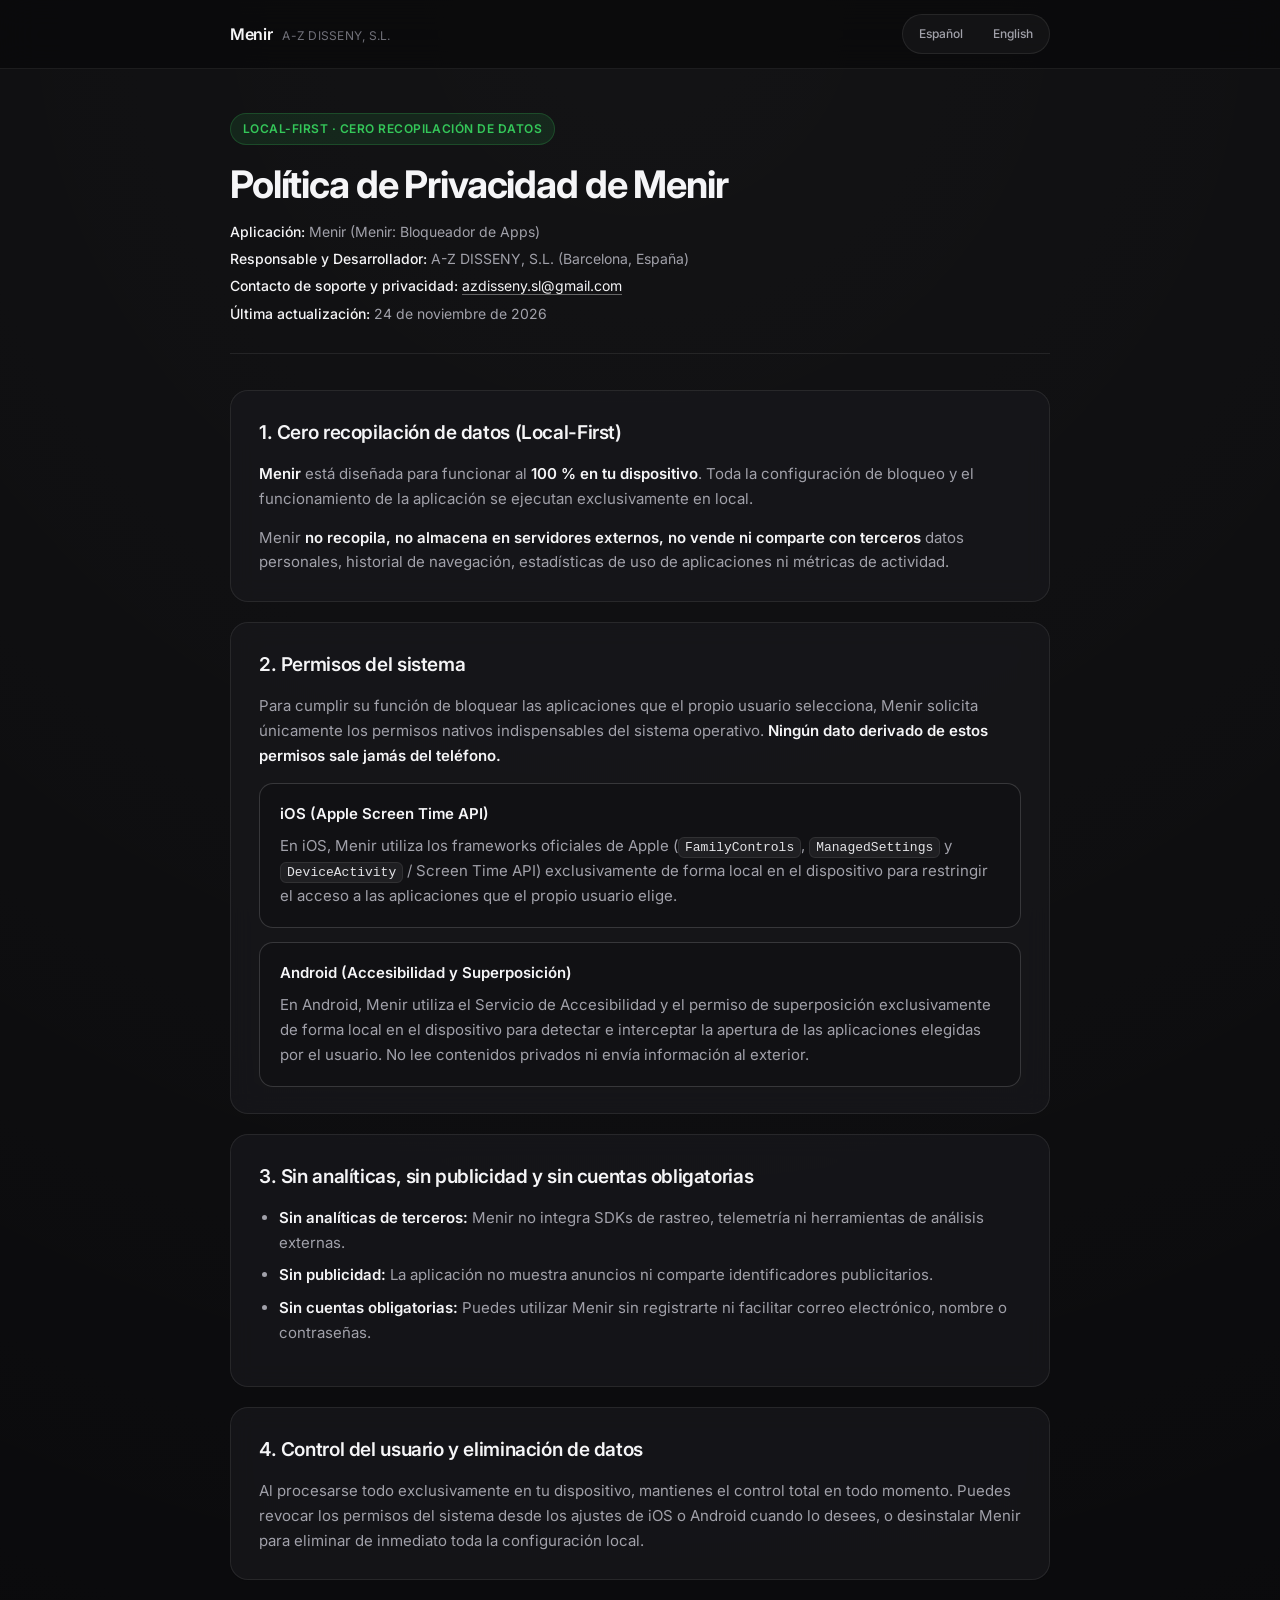
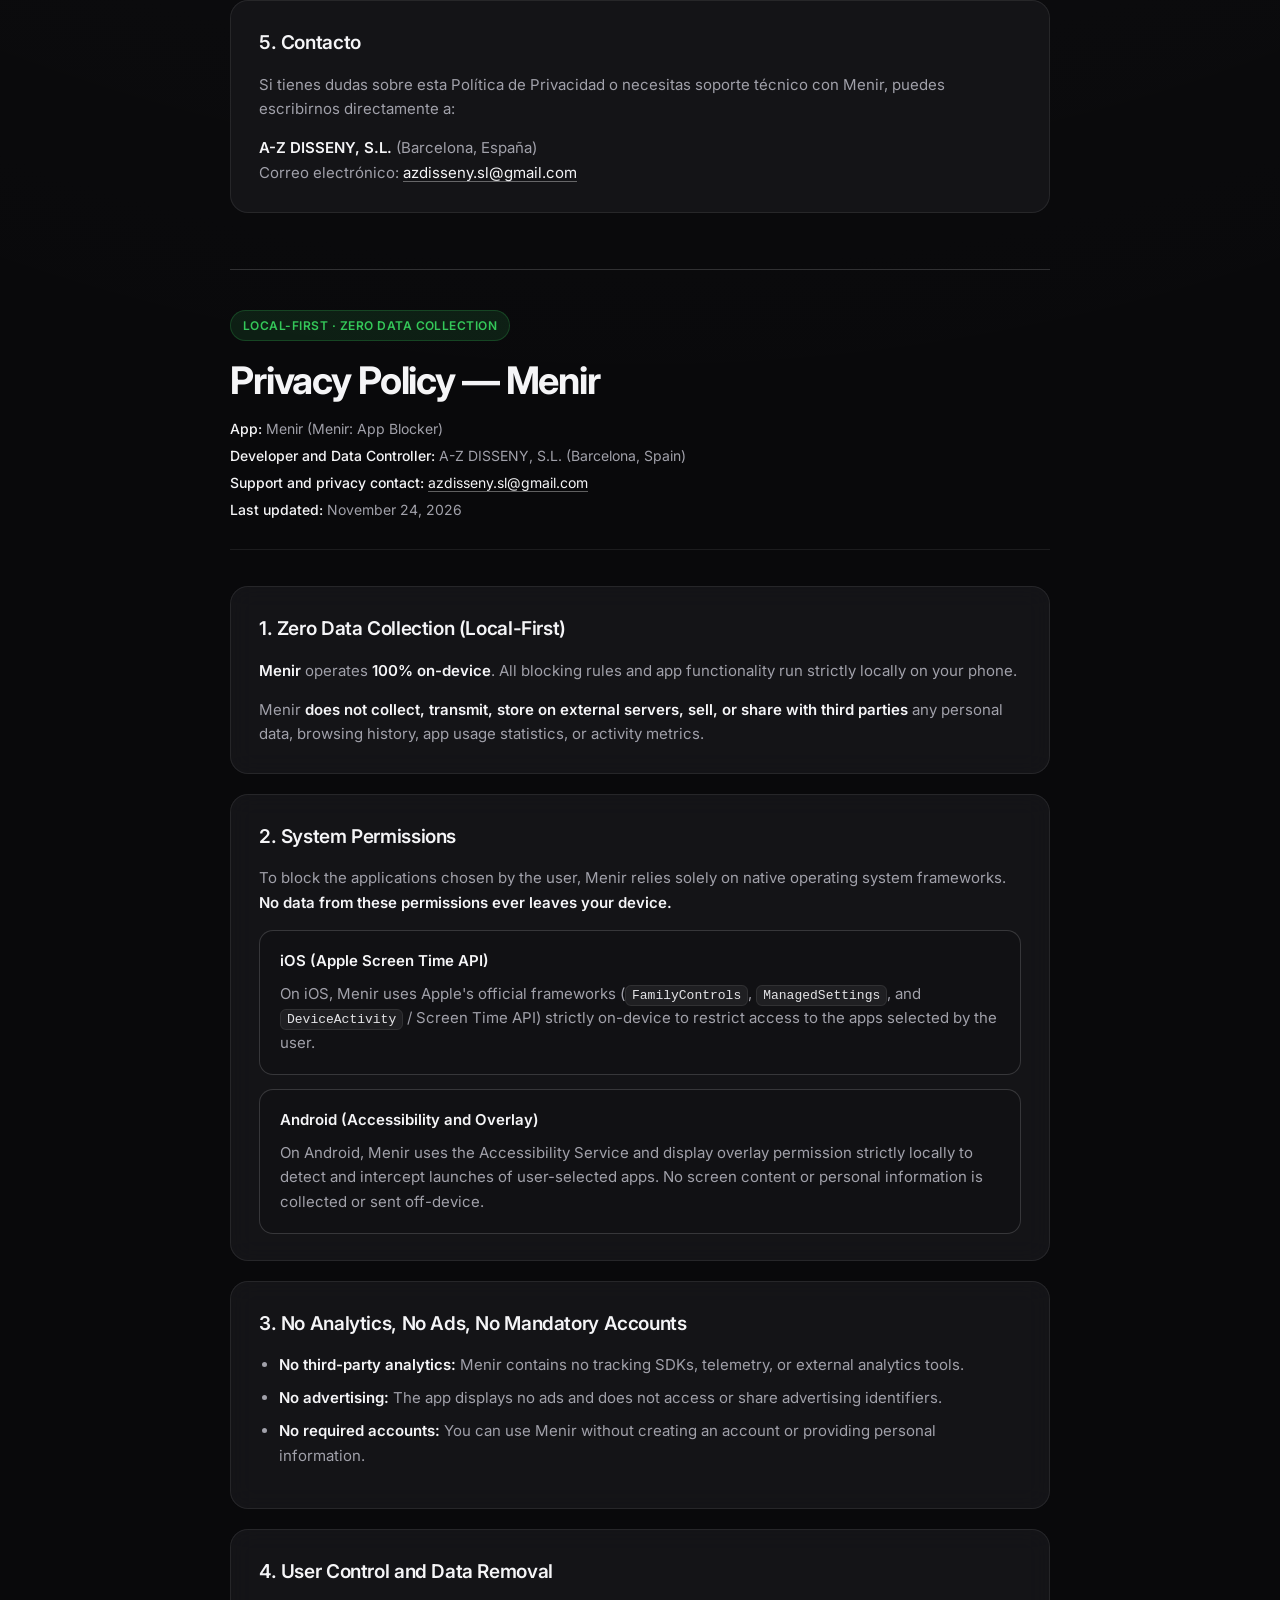
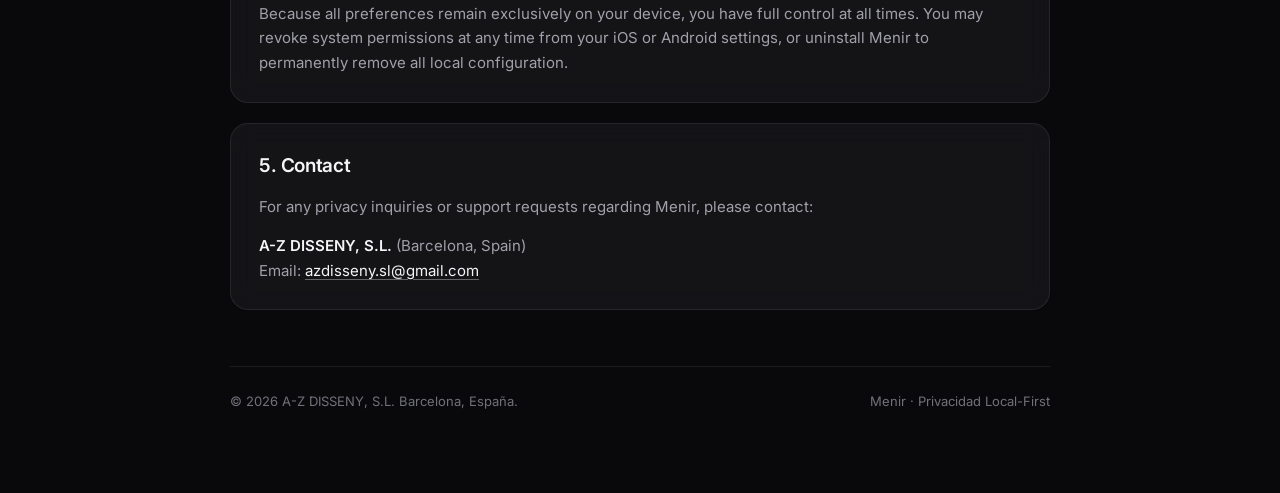
<file: privacidad-menir.html>
<!DOCTYPE html>
<html lang="es">
<head>
  <meta charset="UTF-8">
  <meta name="viewport" content="width=device-width, initial-scale=1.0">
  <title>Política de Privacidad — Menir | A-Z DISSENY, S.L.</title>
  <meta name="description" content="Política de Privacidad oficial de Menir: Bloqueador de Apps. Funcionamiento 100 % local en tu dispositivo, cero recopilación de datos, sin analíticas ni publicidad.">
  <meta name="theme-color" content="#09090b">
  <link rel="preconnect" href="https://fonts.googleapis.com">
  <link rel="preconnect" href="https://fonts.gstatic.com" crossorigin>
  <link href="https://fonts.googleapis.com/css2?family=Inter:wght@300;400;500;600;700&display=swap" rel="stylesheet">
  <style>
    :root {
      --bg: #09090b;
      --surface: #111114;
      --card: rgba(24, 24, 28, 0.78);
      --border: rgba(255, 255, 255, 0.08);
      --border-strong: rgba(255, 255, 255, 0.16);
      --text-primary: #f5f5f7;
      --text-secondary: #a1a1aa;
      --text-muted: #71717a;
      --accent: #e4e4e7;
      --badge-bg: rgba(52, 199, 89, 0.12);
      --badge-text: #34c759;
    }

    * {
      box-sizing: border-box;
      margin: 0;
      padding: 0;
    }

    html {
      scroll-behavior: smooth;
    }

    body {
      background-color: var(--bg);
      background-image: radial-gradient(circle at 50% 0%, rgba(255, 255, 255, 0.045), transparent 55%);
      color: var(--text-primary);
      font-family: 'Inter', -apple-system, BlinkMacSystemFont, "SF Pro Text", "Segoe UI", Roboto, sans-serif;
      line-height: 1.65;
      -webkit-font-smoothing: antialiased;
      padding: 0 20px 80px;
    }

    .topbar {
      position: sticky;
      top: 0;
      z-index: 50;
      margin: 0 -20px 44px;
      padding: 14px 20px;
      background: rgba(9, 9, 11, 0.78);
      backdrop-filter: blur(18px);
      -webkit-backdrop-filter: blur(18px);
      border-bottom: 1px solid var(--border);
    }

    .topbar-inner {
      max-width: 820px;
      margin: 0 auto;
      display: flex;
      align-items: center;
      justify-content: space-between;
      gap: 16px;
    }

    .brand {
      display: flex;
      align-items: baseline;
      gap: 10px;
    }

    .brand-name {
      font-size: 16px;
      font-weight: 600;
      letter-spacing: -0.02em;
      color: var(--text-primary);
    }

    .brand-tag {
      font-size: 12px;
      color: var(--text-muted);
      letter-spacing: 0.02em;
    }

    .lang-nav {
      display: flex;
      gap: 6px;
      background: rgba(255, 255, 255, 0.04);
      padding: 4px;
      border-radius: 999px;
      border: 1px solid var(--border);
    }

    .lang-nav a {
      text-decoration: none;
      color: var(--text-secondary);
      font-size: 12px;
      font-weight: 500;
      padding: 5px 12px;
      border-radius: 999px;
      transition: background 0.2s ease, color 0.2s ease;
    }

    .lang-nav a:hover {
      background: rgba(255, 255, 255, 0.08);
      color: var(--text-primary);
    }

    .container {
      max-width: 820px;
      margin: 0 auto;
    }

    header.hero {
      margin-bottom: 36px;
      padding-bottom: 28px;
      border-bottom: 1px solid var(--border);
    }

    .badge {
      display: inline-flex;
      align-items: center;
      gap: 8px;
      background: var(--badge-bg);
      color: var(--badge-text);
      border: 1px solid rgba(52, 199, 89, 0.22);
      font-size: 12px;
      font-weight: 600;
      padding: 5px 12px;
      border-radius: 999px;
      letter-spacing: 0.04em;
      text-transform: uppercase;
      margin-bottom: 18px;
    }

    h1 {
      font-size: clamp(28px, 4.5vw, 38px);
      font-weight: 700;
      letter-spacing: -0.03em;
      line-height: 1.15;
      margin-bottom: 14px;
      color: var(--text-primary);
    }

    .meta {
      color: var(--text-secondary);
      font-size: 14px;
      display: grid;
      gap: 4px;
    }

    .meta strong {
      color: var(--text-primary);
      font-weight: 500;
    }

    .card {
      background: var(--card);
      border: 1px solid var(--border);
      border-radius: 18px;
      padding: 26px 28px;
      margin-bottom: 20px;
      backdrop-filter: blur(12px);
      -webkit-backdrop-filter: blur(12px);
    }

    h2 {
      font-size: 19px;
      font-weight: 600;
      letter-spacing: -0.02em;
      margin-bottom: 14px;
      color: var(--text-primary);
    }

    p {
      color: var(--text-secondary);
      font-size: 15px;
      margin-bottom: 14px;
    }

    p:last-child {
      margin-bottom: 0;
    }

    strong {
      color: var(--text-primary);
      font-weight: 600;
    }

    ul {
      margin: 10px 0 14px 20px;
      color: var(--text-secondary);
      font-size: 15px;
    }

    li {
      margin-bottom: 8px;
    }

    li:last-child {
      margin-bottom: 0;
    }

    code {
      font-family: ui-monospace, SFMono-Regular, Menlo, Monaco, Consolas, monospace;
      font-size: 13px;
      color: var(--accent);
      background: rgba(255, 255, 255, 0.06);
      border: 1px solid var(--border);
      padding: 2px 6px;
      border-radius: 6px;
    }

    .highlight-box {
      background: var(--surface);
      border: 1px solid var(--border-strong);
      border-radius: 14px;
      padding: 18px 20px;
      margin-top: 14px;
    }

    .highlight-box h3 {
      font-size: 15px;
      font-weight: 600;
      margin-bottom: 8px;
      color: var(--text-primary);
    }

    .section-divider {
      margin: 56px 0 36px;
      padding-top: 40px;
      border-top: 1px solid var(--border-strong);
    }

    a.link {
      color: var(--text-primary);
      text-decoration: underline;
      text-decoration-color: rgba(255, 255, 255, 0.35);
      text-underline-offset: 3px;
      transition: text-decoration-color 0.2s ease;
    }

    a.link:hover {
      text-decoration-color: var(--text-primary);
    }

    footer {
      margin-top: 56px;
      padding-top: 24px;
      border-top: 1px solid var(--border);
      color: var(--text-muted);
      font-size: 13px;
      display: flex;
      justify-content: space-between;
      flex-wrap: wrap;
      gap: 12px;
    }

    @media (max-width: 600px) {
      .card {
        padding: 20px;
      }
      .highlight-box {
        padding: 16px;
      }
      .brand-tag {
        display: none;
      }
    }
  </style>
</head>
<body>
  <nav class="topbar" aria-label="Selector de idioma">
    <div class="topbar-inner">
      <div class="brand">
        <span class="brand-name">Menir</span>
        <span class="brand-tag">A-Z DISSENY, S.L.</span>
      </div>
      <div class="lang-nav">
        <a href="#es">Español</a>
        <a href="#en">English</a>
      </div>
    </div>
  </nav>

  <main class="container">
    <!-- VERSIÓN EN ESPAÑOL -->
    <section id="es" lang="es">
      <header class="hero">
        <div class="badge">Local-First · Cero Recopilación de Datos</div>
        <h1>Política de Privacidad de Menir</h1>
        <div class="meta">
          <div><strong>Aplicación:</strong> Menir (Menir: Bloqueador de Apps)</div>
          <div><strong>Responsable y Desarrollador:</strong> A-Z DISSENY, S.L. (Barcelona, España)</div>
          <div><strong>Contacto de soporte y privacidad:</strong> <a class="link" href="mailto:azdisseny.sl@gmail.com">azdisseny.sl@gmail.com</a></div>
          <div><strong>Última actualización:</strong> 24 de noviembre de 2026</div>
        </div>
      </header>

      <div class="card">
        <h2>1. Cero recopilación de datos (Local-First)</h2>
        <p>
          <strong>Menir</strong> está diseñada para funcionar al <strong>100 % en tu dispositivo</strong>. Toda la configuración de bloqueo y el funcionamiento de la aplicación se ejecutan exclusivamente en local.
        </p>
        <p>
          Menir <strong>no recopila, no almacena en servidores externos, no vende ni comparte con terceros</strong> datos personales, historial de navegación, estadísticas de uso de aplicaciones ni métricas de actividad.
        </p>
      </div>

      <div class="card">
        <h2>2. Permisos del sistema</h2>
        <p>
          Para cumplir su función de bloquear las aplicaciones que el propio usuario selecciona, Menir solicita únicamente los permisos nativos indispensables del sistema operativo. <strong>Ningún dato derivado de estos permisos sale jamás del teléfono.</strong>
        </p>

        <div class="highlight-box">
          <h3>iOS (Apple Screen Time API)</h3>
          <p>
            En iOS, Menir utiliza los frameworks oficiales de Apple (<code>FamilyControls</code>, <code>ManagedSettings</code> y <code>DeviceActivity</code> / Screen Time API) exclusivamente de forma local en el dispositivo para restringir el acceso a las aplicaciones que el propio usuario elige.
          </p>
        </div>

        <div class="highlight-box">
          <h3>Android (Accesibilidad y Superposición)</h3>
          <p>
            En Android, Menir utiliza el Servicio de Accesibilidad y el permiso de superposición exclusivamente de forma local en el dispositivo para detectar e interceptar la apertura de las aplicaciones elegidas por el usuario. No lee contenidos privados ni envía información al exterior.
          </p>
        </div>
      </div>

      <div class="card">
        <h2>3. Sin analíticas, sin publicidad y sin cuentas obligatorias</h2>
        <ul>
          <li><strong>Sin analíticas de terceros:</strong> Menir no integra SDKs de rastreo, telemetría ni herramientas de análisis externas.</li>
          <li><strong>Sin publicidad:</strong> La aplicación no muestra anuncios ni comparte identificadores publicitarios.</li>
          <li><strong>Sin cuentas obligatorias:</strong> Puedes utilizar Menir sin registrarte ni facilitar correo electrónico, nombre o contraseñas.</li>
        </ul>
      </div>

      <div class="card">
        <h2>4. Control del usuario y eliminación de datos</h2>
        <p>
          Al procesarse todo exclusivamente en tu dispositivo, mantienes el control total en todo momento. Puedes revocar los permisos del sistema desde los ajustes de iOS o Android cuando lo desees, o desinstalar Menir para eliminar de inmediato toda la configuración local.
        </p>
      </div>

      <div class="card">
        <h2>5. Contacto</h2>
        <p>
          Si tienes dudas sobre esta Política de Privacidad o necesitas soporte técnico con Menir, puedes escribirnos directamente a:
        </p>
        <p>
          <strong>A-Z DISSENY, S.L.</strong> (Barcelona, España)<br>
          Correo electrónico: <a class="link" href="mailto:azdisseny.sl@gmail.com">azdisseny.sl@gmail.com</a>
        </p>
      </div>
    </section>

    <!-- ENGLISH VERSION -->
    <section id="en" lang="en" class="section-divider">
      <header class="hero">
        <div class="badge">Local-First · Zero Data Collection</div>
        <h1>Privacy Policy — Menir</h1>
        <div class="meta">
          <div><strong>App:</strong> Menir (Menir: App Blocker)</div>
          <div><strong>Developer and Data Controller:</strong> A-Z DISSENY, S.L. (Barcelona, Spain)</div>
          <div><strong>Support and privacy contact:</strong> <a class="link" href="mailto:azdisseny.sl@gmail.com">azdisseny.sl@gmail.com</a></div>
          <div><strong>Last updated:</strong> November 24, 2026</div>
        </div>
      </header>

      <div class="card">
        <h2>1. Zero Data Collection (Local-First)</h2>
        <p>
          <strong>Menir</strong> operates <strong>100% on-device</strong>. All blocking rules and app functionality run strictly locally on your phone.
        </p>
        <p>
          Menir <strong>does not collect, transmit, store on external servers, sell, or share with third parties</strong> any personal data, browsing history, app usage statistics, or activity metrics.
        </p>
      </div>

      <div class="card">
        <h2>2. System Permissions</h2>
        <p>
          To block the applications chosen by the user, Menir relies solely on native operating system frameworks. <strong>No data from these permissions ever leaves your device.</strong>
        </p>

        <div class="highlight-box">
          <h3>iOS (Apple Screen Time API)</h3>
          <p>
            On iOS, Menir uses Apple's official frameworks (<code>FamilyControls</code>, <code>ManagedSettings</code>, and <code>DeviceActivity</code> / Screen Time API) strictly on-device to restrict access to the apps selected by the user.
          </p>
        </div>

        <div class="highlight-box">
          <h3>Android (Accessibility and Overlay)</h3>
          <p>
            On Android, Menir uses the Accessibility Service and display overlay permission strictly locally to detect and intercept launches of user-selected apps. No screen content or personal information is collected or sent off-device.
          </p>
        </div>
      </div>

      <div class="card">
        <h2>3. No Analytics, No Ads, No Mandatory Accounts</h2>
        <ul>
          <li><strong>No third-party analytics:</strong> Menir contains no tracking SDKs, telemetry, or external analytics tools.</li>
          <li><strong>No advertising:</strong> The app displays no ads and does not access or share advertising identifiers.</li>
          <li><strong>No required accounts:</strong> You can use Menir without creating an account or providing personal information.</li>
        </ul>
      </div>

      <div class="card">
        <h2>4. User Control and Data Removal</h2>
        <p>
          Because all preferences remain exclusively on your device, you have full control at all times. You may revoke system permissions at any time from your iOS or Android settings, or uninstall Menir to permanently remove all local configuration.
        </p>
      </div>

      <div class="card">
        <h2>5. Contact</h2>
        <p>
          For any privacy inquiries or support requests regarding Menir, please contact:
        </p>
        <p>
          <strong>A-Z DISSENY, S.L.</strong> (Barcelona, Spain)<br>
          Email: <a class="link" href="mailto:azdisseny.sl@gmail.com">azdisseny.sl@gmail.com</a>
        </p>
      </div>
    </section>

    <footer>
      <div>© 2026 A-Z DISSENY, S.L. Barcelona, España.</div>
      <div>Menir · Privacidad Local-First</div>
    </footer>
  </main>
</body>
</html>
</file>
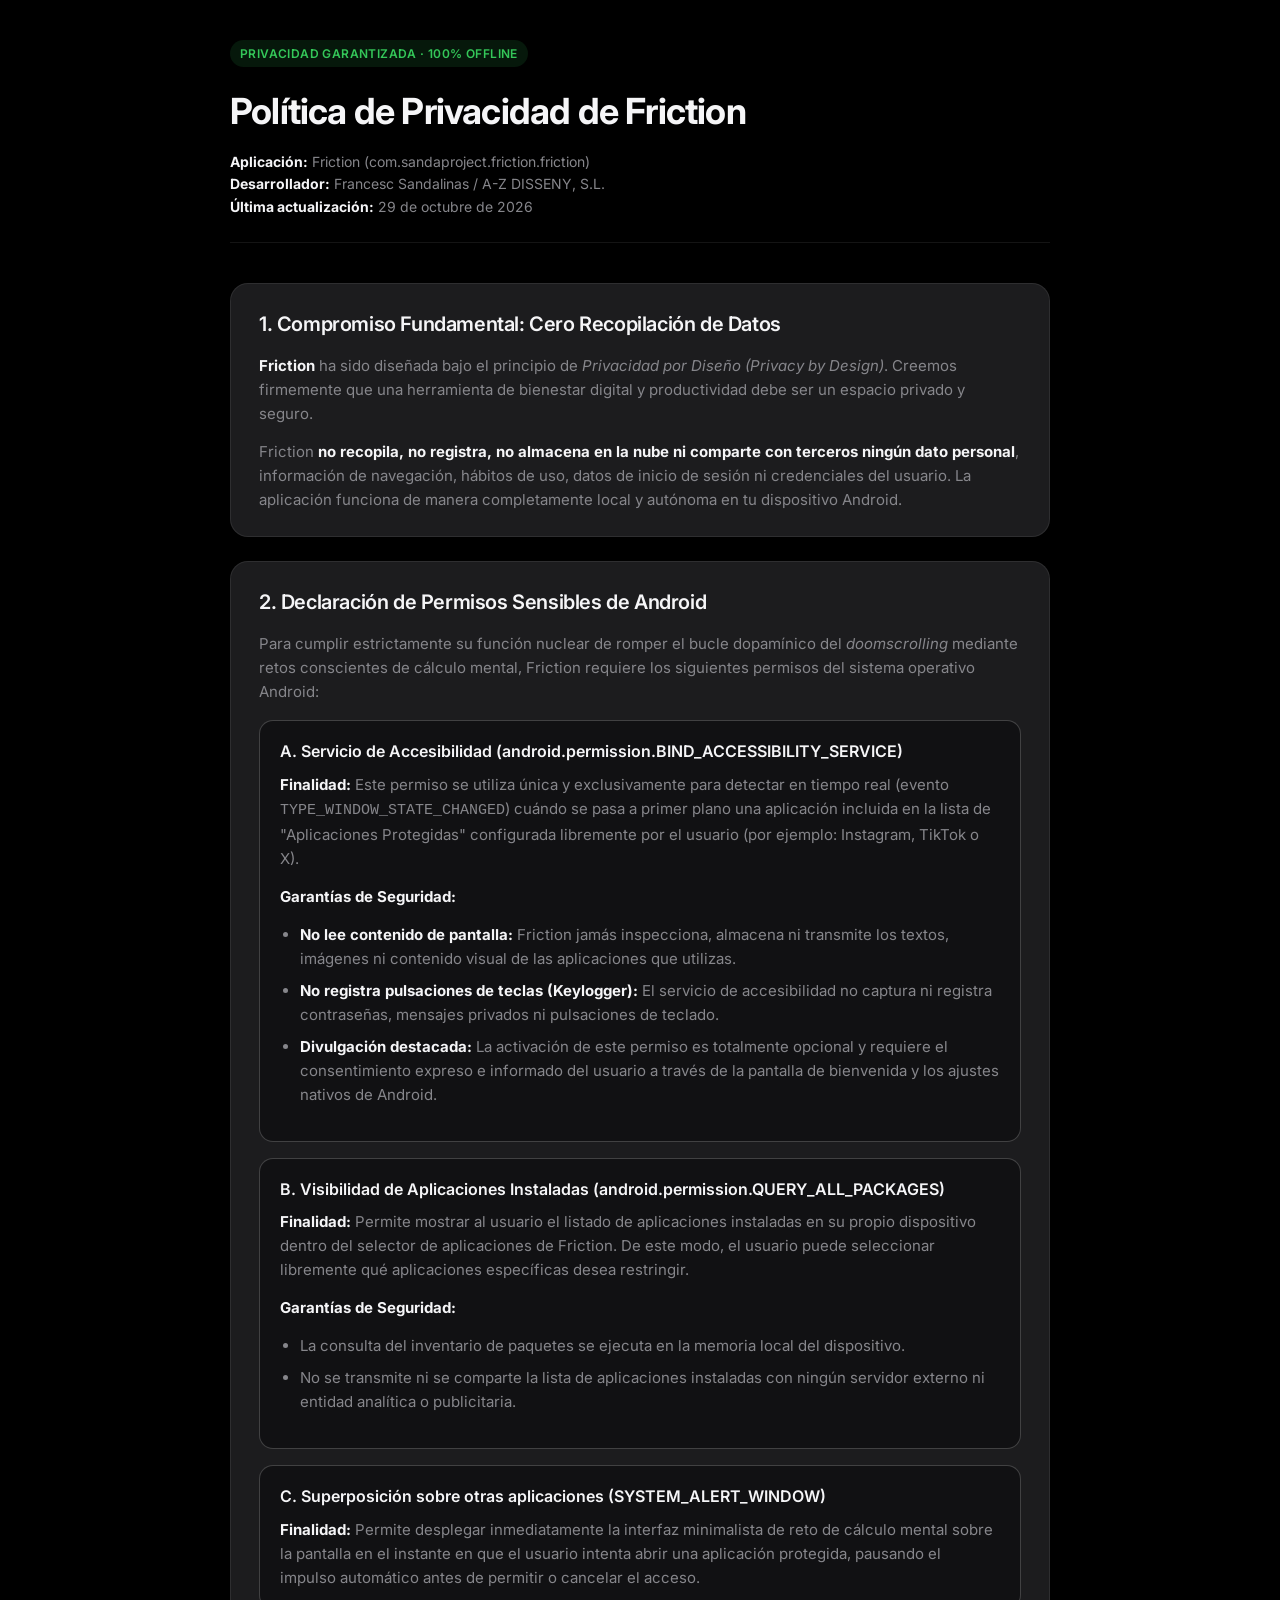
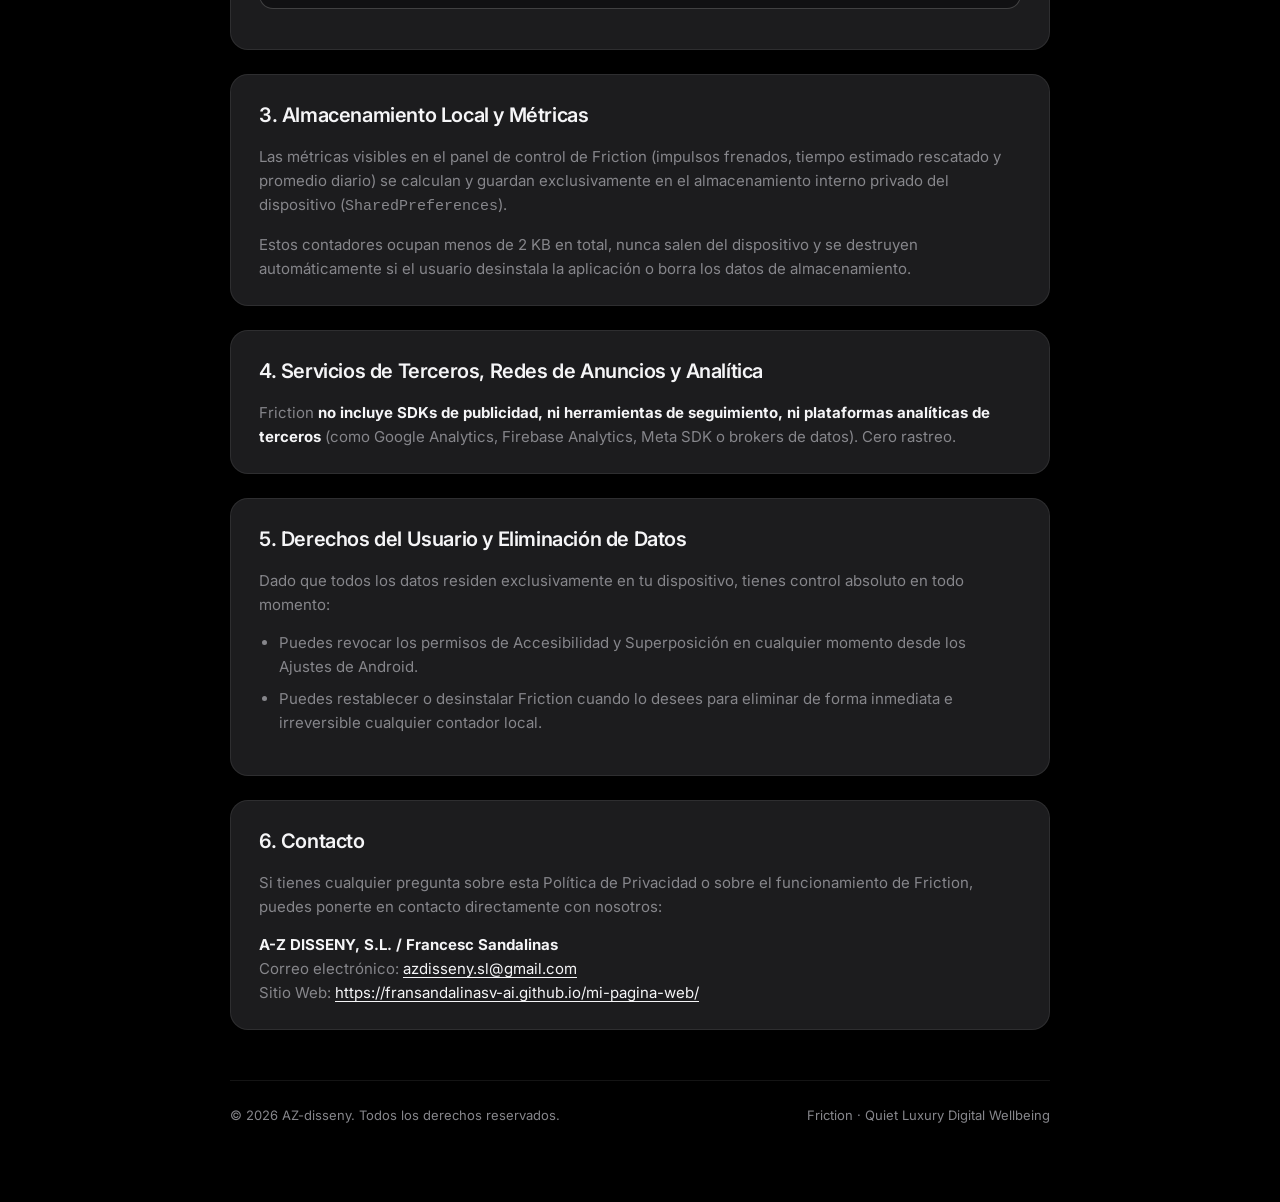
<file: privacy-friction.html>
<!DOCTYPE html>
<html lang="es">
<head>
  <meta charset="UTF-8">
  <meta name="viewport" content="width=device-width, initial-scale=1.0">
  <title>Política de Privacidad — Friction | AZ-disseny</title>
  <meta name="description" content="Política de Privacidad de Friction. Compromiso absoluto con la privacidad, procesamiento 100% local y cero recopilación de datos.">
  <meta name="theme-color" content="#000000">
  <link rel="preconnect" href="https://fonts.googleapis.com">
  <link rel="preconnect" href="https://fonts.gstatic.com" crossorigin>
  <link href="https://fonts.googleapis.com/css2?family=Inter:wght@300;400;500;600;700&display=swap" rel="stylesheet">
  <style>
    :root {
      --bg: #000000;
      --surface: #111113;
      --card: #1c1c1e;
      --border: rgba(255, 255, 255, 0.08);
      --border-active: rgba(255, 255, 255, 0.2);
      --text-primary: #f5f5f7;
      --text-secondary: #86868b;
      --accent: #ffffff;
      --badge-bg: rgba(52, 199, 89, 0.12);
      --badge-text: #34c759;
    }
    * {
      box-sizing: border-box;
      margin: 0;
      padding: 0;
    }
    body {
      background-color: var(--bg);
      color: var(--text-primary);
      font-family: 'Inter', -apple-system, BlinkMacSystemFont, "Segoe UI", Roboto, sans-serif;
      line-height: 1.6;
      -webkit-font-smoothing: antialiased;
      padding: 40px 20px 80px;
    }
    .container {
      max-width: 820px;
      margin: 0 auto;
    }
    header {
      margin-bottom: 40px;
      border-bottom: 1px solid var(--border);
      padding-bottom: 24px;
    }
    .badge {
      display: inline-block;
      background: var(--badge-bg);
      color: var(--badge-text);
      font-size: 12px;
      font-weight: 600;
      padding: 4px 10px;
      border-radius: 999px;
      letter-spacing: 0.4px;
      margin-bottom: 16px;
      text-transform: uppercase;
    }
    h1 {
      font-size: 36px;
      font-weight: 700;
      letter-spacing: -0.8px;
      margin-bottom: 10px;
    }
    .meta {
      color: var(--text-secondary);
      font-size: 14px;
    }
    .card {
      background: var(--card);
      border: 1px solid var(--border);
      border-radius: 18px;
      padding: 24px 28px;
      margin-bottom: 24px;
    }
    h2 {
      font-size: 20px;
      font-weight: 600;
      letter-spacing: -0.4px;
      margin-bottom: 14px;
      color: var(--text-primary);
    }
    p {
      color: var(--text-secondary);
      font-size: 15px;
      margin-bottom: 14px;
    }
    p:last-child {
      margin-bottom: 0;
    }
    strong {
      color: var(--text-primary);
    }
    ul {
      margin: 12px 0 16px 20px;
      color: var(--text-secondary);
      font-size: 15px;
    }
    li {
      margin-bottom: 8px;
    }
    .highlight-box {
      background: var(--surface);
      border: 1px solid var(--border-active);
      border-radius: 14px;
      padding: 18px 20px;
      margin: 16px 0;
    }
    .highlight-box h3 {
      font-size: 16px;
      font-weight: 600;
      margin-bottom: 8px;
      color: var(--text-primary);
    }
    footer {
      margin-top: 50px;
      padding-top: 24px;
      border-top: 1px solid var(--border);
      color: var(--text-secondary);
      font-size: 13px;
      display: flex;
      justify-content: space-between;
      flex-wrap: wrap;
      gap: 12px;
    }
    a {
      color: var(--text-primary);
      text-decoration: underline;
      text-underline-offset: 3px;
    }
  </style>
</head>
<body>
  <div class="container">
    <header>
      <div class="badge">Privacidad Garantizada · 100% Offline</div>
      <h1>Política de Privacidad de Friction</h1>
      <div class="meta">
        <strong>Aplicación:</strong> Friction (com.sandaproject.friction.friction)<br>
        <strong>Desarrollador:</strong> Francesc Sandalinas / A-Z DISSENY, S.L.<br>
        <strong>Última actualización:</strong> 29 de octubre de 2026
      </div>
    </header>

    <div class="card">
      <h2>1. Compromiso Fundamental: Cero Recopilación de Datos</h2>
      <p>
        <strong>Friction</strong> ha sido diseñada bajo el principio de <em>Privacidad por Diseño (Privacy by Design)</em>. 
        Creemos firmemente que una herramienta de bienestar digital y productividad debe ser un espacio privado y seguro.
      </p>
      <p>
        Friction <strong>no recopila, no registra, no almacena en la nube ni comparte con terceros ningún dato personal</strong>, información de navegación, hábitos de uso, datos de inicio de sesión ni credenciales del usuario. La aplicación funciona de manera completamente local y autónoma en tu dispositivo Android.
      </p>
    </div>

    <div class="card">
      <h2>2. Declaración de Permisos Sensibles de Android</h2>
      <p>
        Para cumplir estrictamente su función nuclear de romper el bucle dopamínico del <em>doomscrolling</em> mediante retos conscientes de cálculo mental, Friction requiere los siguientes permisos del sistema operativo Android:
      </p>

      <div class="highlight-box">
        <h3>A. Servicio de Accesibilidad (android.permission.BIND_ACCESSIBILITY_SERVICE)</h3>
        <p>
          <strong>Finalidad:</strong> Este permiso se utiliza única y exclusivamente para detectar en tiempo real (evento <code>TYPE_WINDOW_STATE_CHANGED</code>) cuándo se pasa a primer plano una aplicación incluida en la lista de "Aplicaciones Protegidas" configurada libremente por el usuario (por ejemplo: Instagram, TikTok o X).
        </p>
        <p>
          <strong>Garantías de Seguridad:</strong>
        </p>
        <ul>
          <li><strong>No lee contenido de pantalla:</strong> Friction jamás inspecciona, almacena ni transmite los textos, imágenes ni contenido visual de las aplicaciones que utilizas.</li>
          <li><strong>No registra pulsaciones de teclas (Keylogger):</strong> El servicio de accesibilidad no captura ni registra contraseñas, mensajes privados ni pulsaciones de teclado.</li>
          <li><strong>Divulgación destacada:</strong> La activación de este permiso es totalmente opcional y requiere el consentimiento expreso e informado del usuario a través de la pantalla de bienvenida y los ajustes nativos de Android.</li>
        </ul>
      </div>

      <div class="highlight-box">
        <h3>B. Visibilidad de Aplicaciones Instaladas (android.permission.QUERY_ALL_PACKAGES)</h3>
        <p>
          <strong>Finalidad:</strong> Permite mostrar al usuario el listado de aplicaciones instaladas en su propio dispositivo dentro del selector de aplicaciones de Friction. De este modo, el usuario puede seleccionar libremente qué aplicaciones específicas desea restringir.
        </p>
        <p>
          <strong>Garantías de Seguridad:</strong>
        </p>
        <ul>
          <li>La consulta del inventario de paquetes se ejecuta en la memoria local del dispositivo.</li>
          <li>No se transmite ni se comparte la lista de aplicaciones instaladas con ningún servidor externo ni entidad analítica o publicitaria.</li>
        </ul>
      </div>

      <div class="highlight-box">
        <h3>C. Superposición sobre otras aplicaciones (SYSTEM_ALERT_WINDOW)</h3>
        <p>
          <strong>Finalidad:</strong> Permite desplegar inmediatamente la interfaz minimalista de reto de cálculo mental sobre la pantalla en el instante en que el usuario intenta abrir una aplicación protegida, pausando el impulso automático antes de permitir o cancelar el acceso.
        </p>
      </div>
    </div>

    <div class="card">
      <h2>3. Almacenamiento Local y Métricas</h2>
      <p>
        Las métricas visibles en el panel de control de Friction (impulsos frenados, tiempo estimado rescatado y promedio diario) se calculan y guardan exclusivamente en el almacenamiento interno privado del dispositivo (<code>SharedPreferences</code>). 
      </p>
      <p>
        Estos contadores ocupan menos de 2 KB en total, nunca salen del dispositivo y se destruyen automáticamente si el usuario desinstala la aplicación o borra los datos de almacenamiento.
      </p>
    </div>

    <div class="card">
      <h2>4. Servicios de Terceros, Redes de Anuncios y Analítica</h2>
      <p>
        Friction <strong>no incluye SDKs de publicidad, ni herramientas de seguimiento, ni plataformas analíticas de terceros</strong> (como Google Analytics, Firebase Analytics, Meta SDK o brokers de datos). Cero rastreo.
      </p>
    </div>

    <div class="card">
      <h2>5. Derechos del Usuario y Eliminación de Datos</h2>
      <p>
        Dado que todos los datos residen exclusivamente en tu dispositivo, tienes control absoluto en todo momento:
      </p>
      <ul>
        <li>Puedes revocar los permisos de Accesibilidad y Superposición en cualquier momento desde los Ajustes de Android.</li>
        <li>Puedes restablecer o desinstalar Friction cuando lo desees para eliminar de forma inmediata e irreversible cualquier contador local.</li>
      </ul>
    </div>

    <div class="card">
      <h2>6. Contacto</h2>
      <p>
        Si tienes cualquier pregunta sobre esta Política de Privacidad o sobre el funcionamiento de Friction, puedes ponerte en contacto directamente con nosotros:
      </p>
      <p>
        <strong>A-Z DISSENY, S.L. / Francesc Sandalinas</strong><br>
        Correo electrónico: <a href="mailto:azdisseny.sl@gmail.com">azdisseny.sl@gmail.com</a><br>
        Sitio Web: <a href="https://fransandalinasv-ai.github.io/mi-pagina-web/" target="_blank" rel="noopener">https://fransandalinasv-ai.github.io/mi-pagina-web/</a>
      </p>
    </div>

    <footer>
      <div>&copy; 2026 AZ-disseny. Todos los derechos reservados.</div>
      <div>Friction · Quiet Luxury Digital Wellbeing</div>
    </footer>
  </div>
</body>
</html>
</file>
